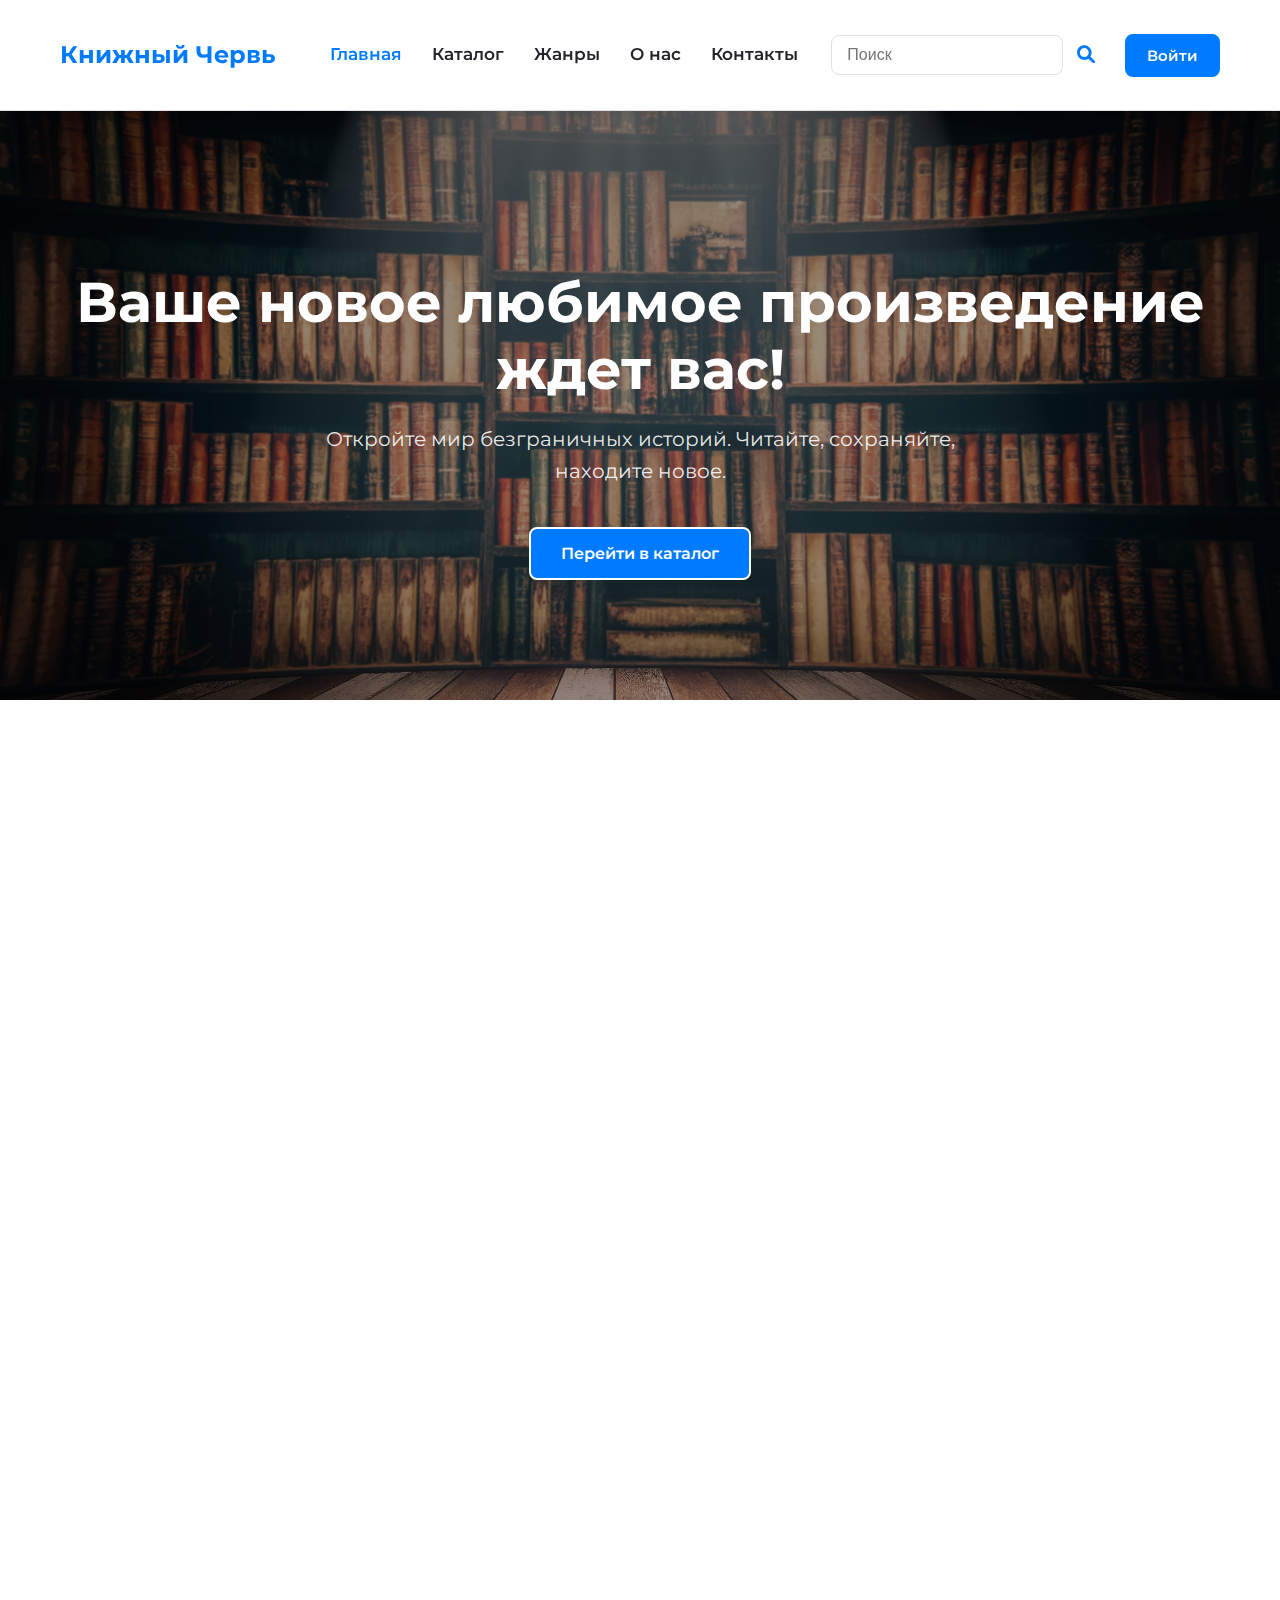
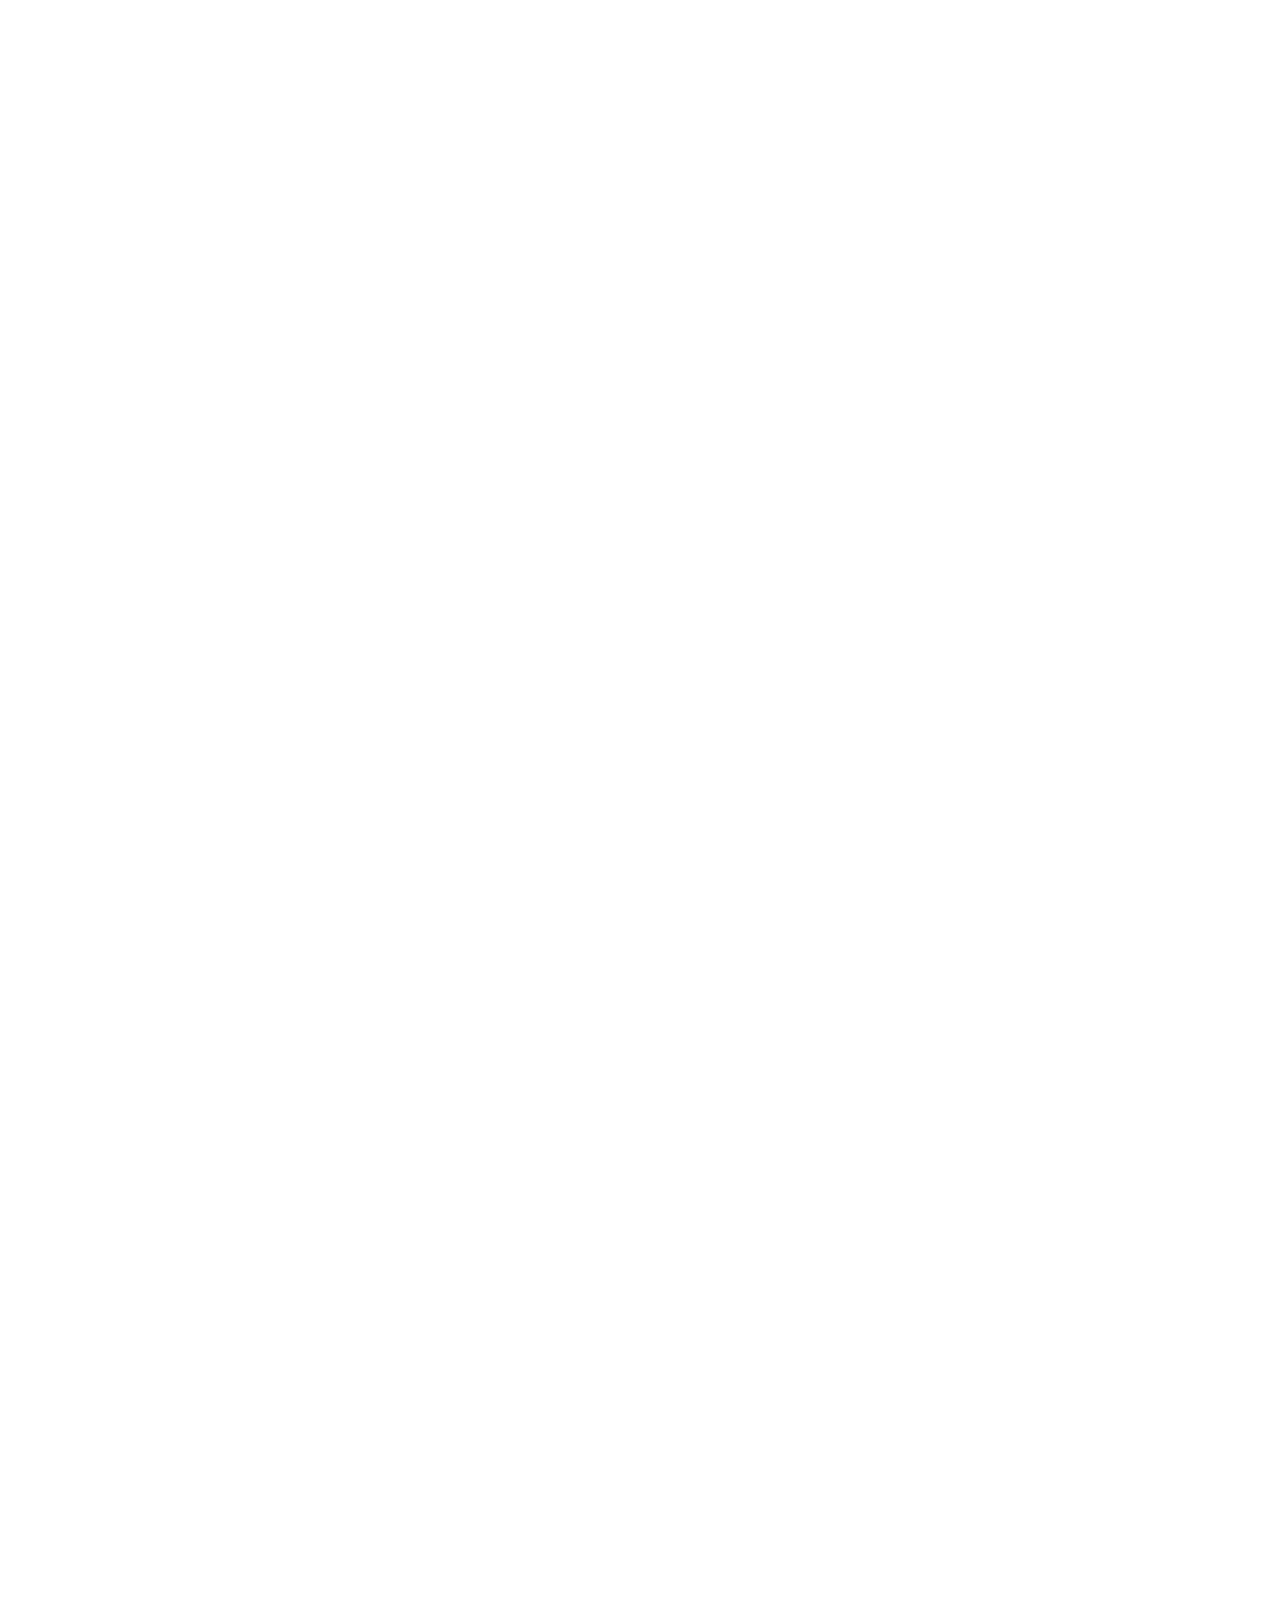
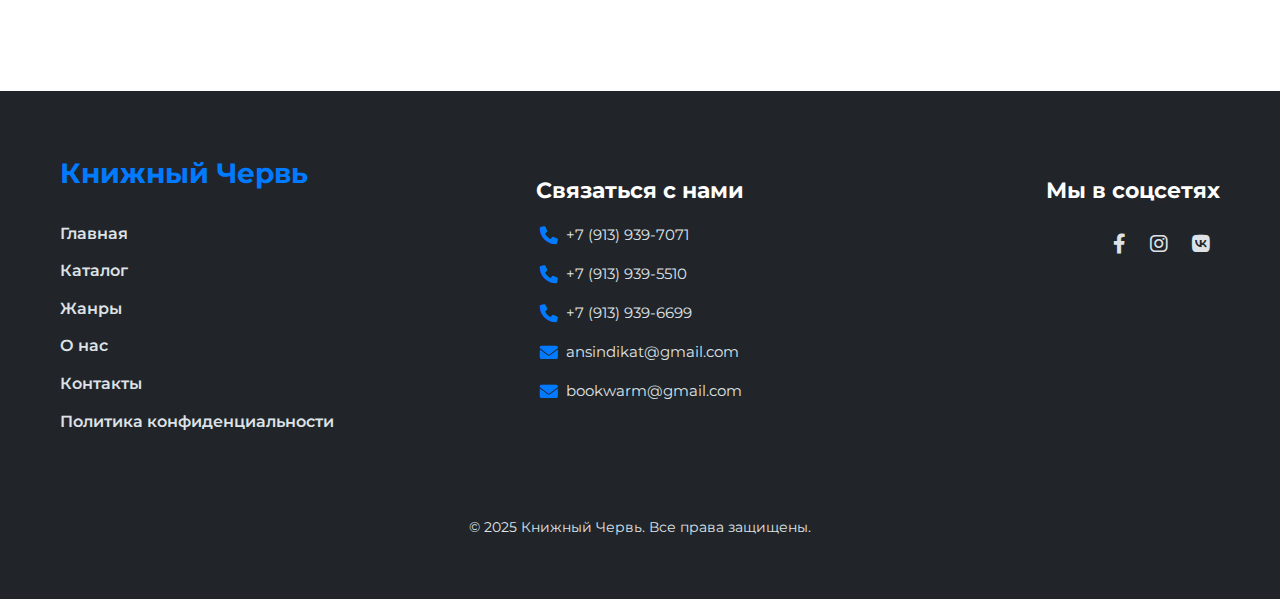
<file: index.html>
<!DOCTYPE html>
<html lang="ru">
<head>
    <meta charset="UTF-8">
    <meta name="viewport" content="width=device-width, initial-scale=1.0">
    <title>Книжный Червь - Ваша Онлайн Библиотека</title>
    <!-- Подключение шрифтов -->
    <link rel="preconnect" href="https://fonts.googleapis.com">
    <link rel="preconnect" href="https://fonts.gstatic.com" crossorigin>
    <link href="https://fonts.googleapis.com/css2?family=Montserrat:wght@400;600;700&display=swap" rel="stylesheet">
    <link rel="stylesheet" href="style.css">
    <!-- Подключение иконок (Font Awesome) -->
    <link rel="stylesheet" href="https://cdnjs.cloudflare.com/ajax/libs/font-awesome/6.0.0/css/all.min.css">
</head>
<body>

    <header class="site-header">
        <div class="container header-content">
            <div class="logo">Книжный Червь</div>
            <nav class="main-nav">
                <ul>
                    <li><a href="#home" class="nav-link active">Главная</a></li>
                    <li><a href="catalog.html" class="nav-link">Каталог</a></li>
                    <li><a href="#genres" class="nav-link">Жанры</a></li>
                    <li><a href="about.html" class="nav-link">О нас</a></li>
                    <li><a href="contacts.html" class="nav-link">Контакты</a></li>
                </ul>
            </nav>
            <div class="search-container">
                <input type="text" id="site-search" placeholder="Поиск">
                <button id="search-button"><i class="fas fa-search"></i></button>
            </div>
            <!-- Кнопка "Войти" -->
            <div class="auth-button-container">
                <button id="login-button" class="btn btn-primary">Войти</button>
            </div>
            <button id="mobile-menu-toggle" class="mobile-menu-button"><i class="fas fa-bars"></i></button>
        </div>
    </header>

    <main>
        <section id="home" class="hero-section">
            <div class="hero-overlay"></div>
            <div class="container hero-content">
                <h1>Ваше новое любимое произведение ждет вас!</h1>
                <p>Откройте мир безграничных историй. Читайте, сохраняйте, находите новое.</p>
                <a href="catalog.html" class="btn btn-primary">Перейти в каталог</a>
            </div>
        </section>

        <section id="popular" class="popular-books animated-section">
            <div class="container">
                <h2>Популярные книги</h2>
                <div class="book-carousel-wrapper">
                    <div class="book-carousel-inner">
                        <!-- Карточки с одинаковой структурой и размерами -->
                        <div class="book-card">
                            <img src="photo/мертвые_души.jpg" alt="Обложка книги">
                            <div class="book-info">
                                <h3>Мертвые души</h3>
                                <p>Николай Гоголь</p>
                                <div class="rating">★★★★☆</div>
                                <a href="book-detail.html" class="btn btn-secondary">Подробнее</a>
                            </div>
                        </div>
                        <div class="book-card">
                            <img src="photo/Идиот.jpg" alt="Обложка книги">
                            <div class="book-info">
                                <h3>Идиот</h3>
                                <p>Федор достоевский</p>
                                <div class="rating">★★★★☆</div>
                                <a href="#book-details" class="btn btn-secondary">Подробнее</a>
                            </div>
                        </div>
                        <div class="book-card">
                            <img src="photo/Война и мир.jpg" alt="Обложка книги">
                            <div class="book-info">
                                <h3>Война и мир</h3>
                                <p>Лев Толстой</p>
                                <div class="rating">★★★★☆</div>
                                <a href="#book-details" class="btn btn-secondary">Подробнее</a>
                            </div>
                        </div>
                        <div class="book-card">
                            <img src="photo/Отцы и дети.jpg" alt="Обложка книги">
                            <div class="book-info">
                                <h3>Отцы и дети</h3>
                                <p>Иван Тургенев</p>
                                <div class="rating">★★★★☆</div>
                                <a href="#book-details" class="btn btn-secondary">Подробнее</a>
                            </div>
                        </div>
                        <!-- Вторая группа карточек -->
                        <div class="book-card">
                            <img src="photo/Мастер и маргарита.jpg" alt="Обложка книги">
                            <div class="book-info">
                                <h3>Мастер и Маргарита</h3>
                                <p>Михаил Булгаков</p>
                                <div class="rating">★★★★★</div>
                                <a href="#book-details" class="btn btn-secondary">Подробнее</a>
                            </div>
                        </div>
                        <div class="book-card">
                            <img src="photo/Евгений Онегин.jpg" alt="Обложка книги">
                            <div class="book-info">
                                <h3>Евгений Онегин</h3>
                                <p>Александр Пушкин</p>
                                <div class="rating">★★★★☆</div>
                                <a href="#book-details" class="btn btn-secondary">Подробнее</a>
                            </div>
                        </div>
                        <div class="book-card">
                            <img src="photo/Судьба человека.jpg" alt="Обложка книги">
                            <div class="book-info">
                                <h3>Судьба человека</h3>
                                <p>Михаил Лермонтов</p>
                                <div class="rating">★★★★☆</div>
                                <a href="#book-details" class="btn btn-secondary">Подробнее</a>
                            </div>
                        </div>
                        <div class="book-card">
                            <img src="photo/Вишневый сад.jpg" alt="Обложка книги">
                            <div class="book-info">
                                <h3>Вишневый сад</h3>
                                <p>Антон Чехов</p>
                                <div class="rating">★★★★☆</div>
                                <a href="#book-details" class="btn btn-secondary">Подробнее</a>
                            </div>
                        </div>
                        <div class="book-card">
                            <img src="photo/Гарри поттер.jpg" alt="Обложка книги">
                            <div class="book-info">
                                <h3>Гарри Поттер</h3>
                                <p>Джуан Роулинг</p>
                                <div class="rating">★★★★★</div>
                                <a href="#book-details" class="btn btn-secondary">Подробнее</a>
                            </div>
                        </div>
                    </div>
                </div>
                <div class="carousel-controls-wrapper">
                    <button class="carousel-control prev"><i class="fas fa-chevron-left"></i></button>
                    <button class="carousel-control next"><i class="fas fa-chevron-right"></i></button>
                </div>
            </div>
        </section>

        <section id="about" class="about-section animated-section">
            <div class="container">
                <h2>О нас</h2>
                <div class="about-content">
                    <div class="about-text">
                        <p>«Книжный Червь» — это не просто онлайн-библиотека, это портал в мир безграничных знаний и захватывающих историй. Мы — команда увлеченных библиофилов, стремящихся сделать чтение доступным, удобным и приятным для каждого.</p>
                        <p>Наша миссия — помочь вам открыть новые горизонты, познакомиться с классическими шедеврами и современными бестселлерами, найти вдохновение и расширить свой кругозор. Мы верим, что каждая книга — это возможность стать лучше, узнать что-то новое и почувствовать мир по-иному.</p>
                        <p>Мы постоянно работаем над улучшением нашего сервиса, добавляем новые книги и функции, чтобы ваше путешествие в мир литературы было максимально комфортным и увлекательным. Присоединяйтесь к нашему сообществу читателей!</p>
                    </div>
                    <div class="about-icons">
                        <div class="about-icon-item">
                            <i class="fas fa-book-open about-icon"></i>
                            <h3>Обширная библиотека</h3>
                            <p>Тысячи книг разных жанров и эпох.</p>
                        </div>
                        <div class="about-icon-item">
                            <i class="fas fa-users about-icon"></i>
                            <h3>Сообщество читателей</h3>
                            <p>Делитесь впечатлениями и находите единомышленников.</p>
                        </div>
                        <div class="about-icon-item">
                            <i class="fas fa-chart-line about-icon"></i>
                            <h3>Удобное чтение</h3>
                            <p>Адаптивный дизайн для всех устройств.</p>
                        </div>
                    </div>
                </div>
            </div>
        </section>
        
        <section id="how-it-works" class="how-it-works animated-section">
            <div class="container">
                <h2>Просто и удобно</h2>
                <div class="steps">
                    <div class="step">
                        <div class="icon"><i class="fas fa-search"></i></div>
                        <h3>Найдите книгу</h3>
                        <p>Используйте поиск или каталог.</p>
                    </div>
                    <div class="step">
                        <div class="icon"><i class="fas fa-book-open"></i></div>
                        <h3>Выберите произведение</h3>
                        <p>Ознакомьтесь с описанием и рейтингом.</p>
                    </div>
                    <div class="step">
                        <div class="icon"><i class="fas fa-play-circle"></i></div>
                        <h3>Начните читать</h3>
                        <p>Наслаждайтесь комфортным чтением.</p>
                    </div>
                </div>
            </div>
        </section>
        
        <section id="genres" class="genres-section animated-section">
            <div class="container">
                <h2>Выберите свою историю</h2>
                <div class="genre-list">
                    <div class="genre-item" data-genre="фантастика">Фантастика</div>
                    <div class="genre-item" data-genre="детектив">Детектив</div>
                    <div class="genre-item" data-genre="классика">Классика</div>
                    <div class="genre-item" data-genre="роман">Роман</div>
                    <div class="genre-item" data-genre="научпоп">Научпоп</div>
                    <div class="genre-item" data-genre="триллер">Триллер</div>
                    <div class="genre-item" data-genre="история">История</div>
                    <div class="genre-item" data-genre="психология">Психология</div>
                </div>
            </div>
        </section>
        
    </main>

    <footer class="site-footer">
        <div class="container footer-content">
            <div class="footer-column">
                <div class="footer-logo">Книжный Червь</div>
                <ul class="footer-links-list">
                    <li><a href="#home">Главная</a></li>
                    <li><a href="catalog.html">Каталог</a></li>
                    <li><a href="#genres">Жанры</a></li>
                    <li><a href="about.html">О нас</a></li>
                    <li><a href="contacts.html">Контакты</a></li>
                    <li><a href="#">Политика конфиденциальности</a></li>
                </ul>
            </div>
            <div class="footer-column">
                <h3>Связаться с нами</h3>
                <div class="footer-contact-info">
                    <p><i class="fas fa-phone"></i> <a href="tel:+79139397071">+7 (913) 939-7071</a></p>
                    <p><i class="fas fa-phone"></i> <a href="tel:+79139395510">+7 (913) 939-5510</a></p>
                    <p><i class="fas fa-phone"></i> <a href="tel:+79139396699">+7 (913) 939-6699</a></p>
                    <p><i class="fas fa-envelope"></i> <a href="mailto:ansindikat@gmail.com">ansindikat@gmail.com</a></p>
                    <p><i class="fas fa-envelope"></i> <a href="mailto:bookwarm@gmail.com">bookwarm@gmail.com</a></p>
                </div>
            </div>
            <div class="footer-column">
                <h3>Мы в соцсетях</h3>
                <div class="social-icons">
                    <a href="#" aria-label="Facebook"><i class="fab fa-facebook-f"></i></a>
                    <a href="#" aria-label="Instagram"><i class="fab fa-instagram"></i></a>
                    <a href="#" aria-label="VK"><i class="fab fa-vk"></i></a>
                </div>
            </div>
            <div class="copyright">&copy; 2025 Книжный Червь. Все права защищены.</div>
        </div>
    </footer>

    <script src="script.js"></script>
</body>
</html>
</file>
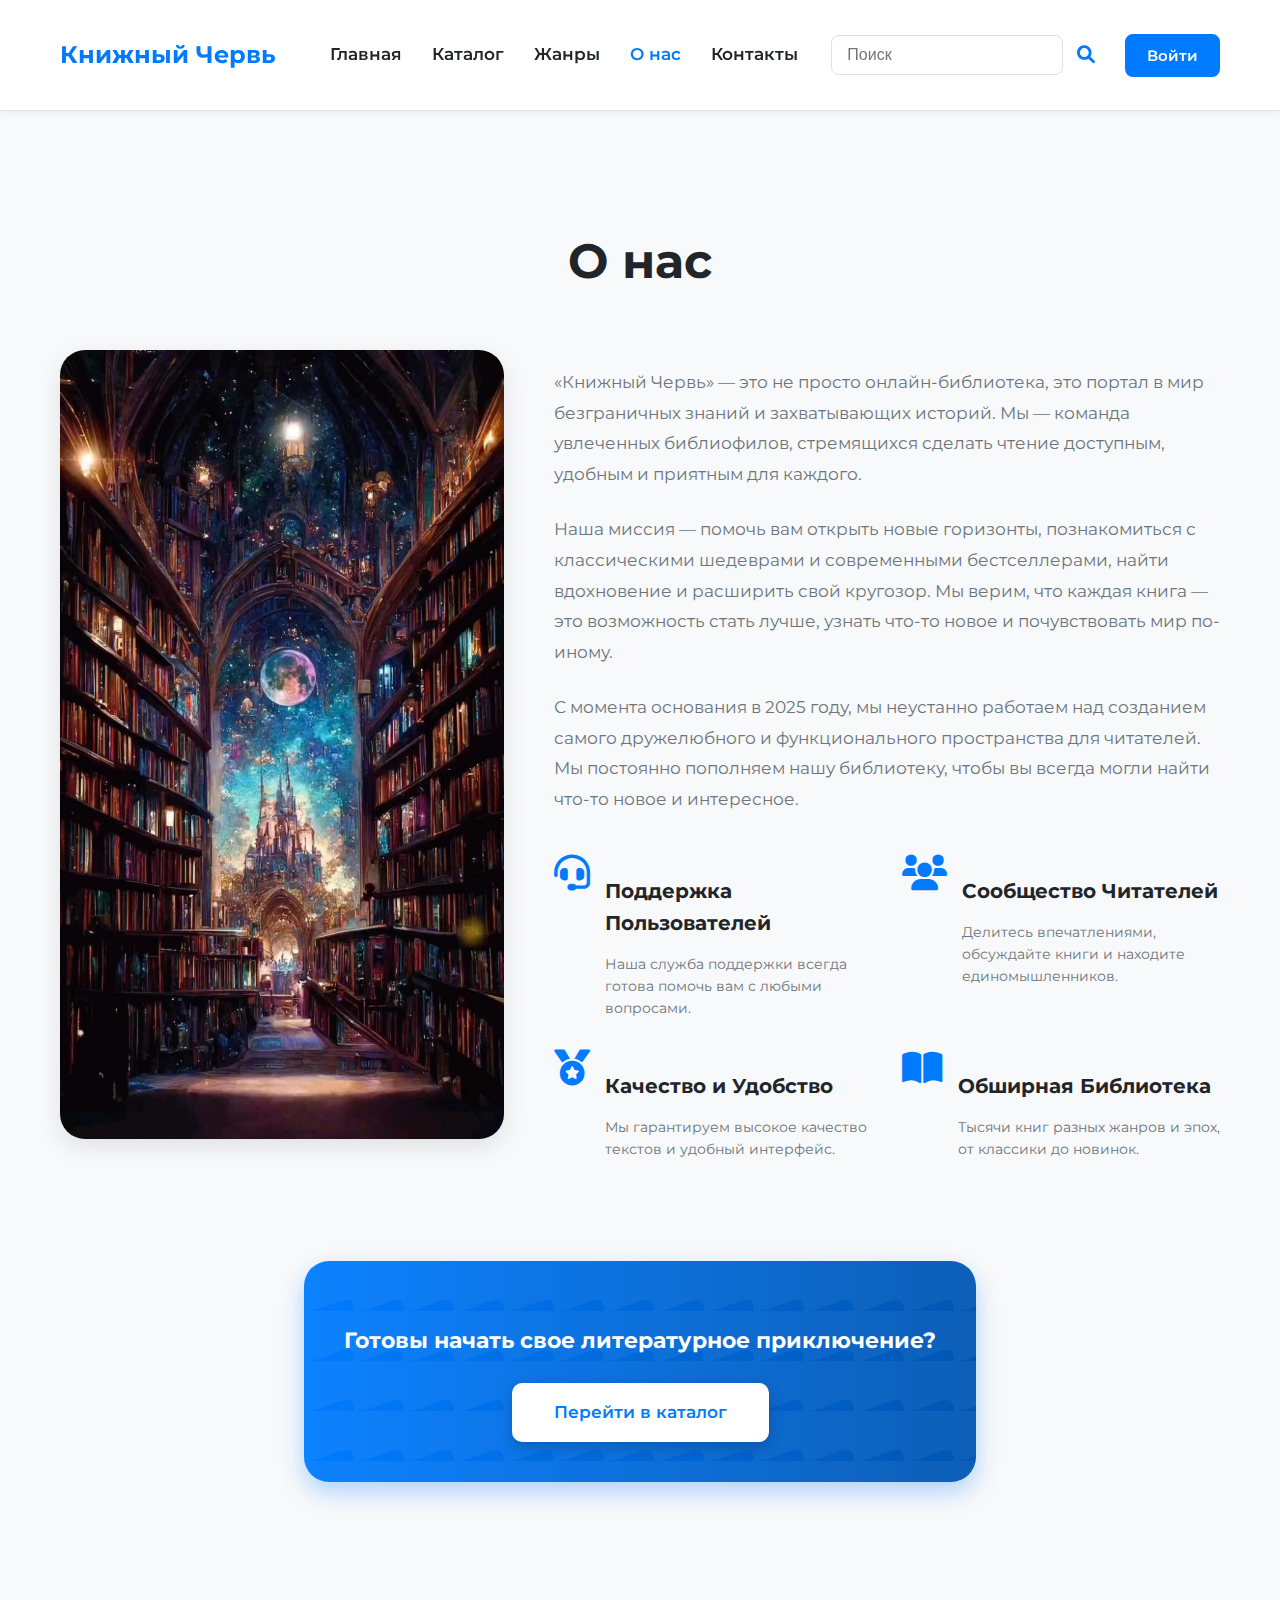
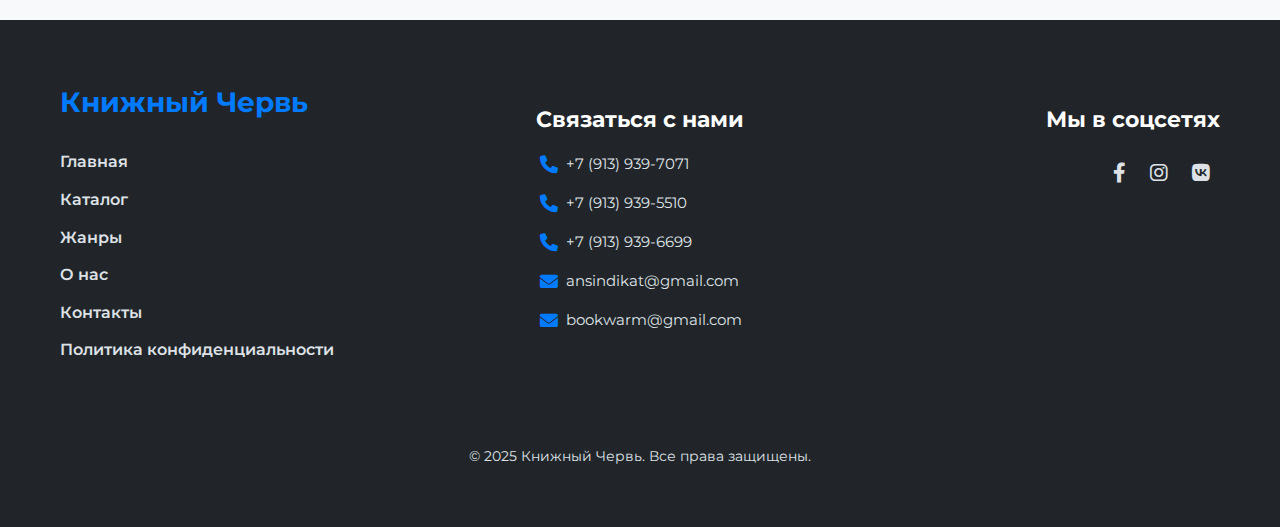
<file: about.html>
<!DOCTYPE html>
<html lang="ru">
<head>
    <meta charset="UTF-8">
    <meta name="viewport" content="width=device-width, initial-scale=1.0">
    <title>О нас - Книжный Червь</title>
    <link rel="preconnect" href="https://fonts.googleapis.com">
    <link rel="preconnect" href="https://fonts.gstatic.com" crossorigin>
    <link href="https://fonts.googleapis.com/css2?family=Montserrat:wght@400;600;700&display=swap" rel="stylesheet">
    <link rel="stylesheet" href="style.css">
    <link rel="stylesheet" href="about.css">
    <link rel="stylesheet" href="https://cdnjs.cloudflare.com/ajax/libs/font-awesome/6.0.0/css/all.min.css">
</head>
<body>

    <header class="site-header">
        <div class="container header-content">
            <div class="logo">Книжный Червь</div>
            <nav class="main-nav">
                <ul>
                    <li><a href="index.html" class="nav-link">Главная</a></li>
                    <li><a href="catalog.html" class="nav-link">Каталог</a></li>
                    <li><a href="index.html#genres" class="nav-link">Жанры</a></li>
                    <li><a href="about.html#about" class="nav-link active">О нас</a></li>
                    <li><a href="contacts.html" class="nav-link">Контакты</a></li>
                </ul>
            </nav>
            <div class="search-container">
                <input type="text" id="site-search" placeholder="Поиск">
                <button id="search-button"><i class="fas fa-search"></i></button>
            </div>
            <div class="auth-button-container">
                <button id="login-button" class="btn btn-primary">Войти</button>
            </div>
            <button id="mobile-menu-toggle" class="mobile-menu-button"><i class="fas fa-bars"></i></button>
        </div>
    </header>

    <main>
        <section id="about" class="about-page-section animated-section">
            <div class="container">
                <h1 class="page-title">О нас</h1>
                <div class="about-page-content">
                    <div class="about-page-image">
                        <img src="photo/книжный мир.jpg" alt="Наша команда читает">
                    </div>
                    <div class="about-page-text">
                        <p>«Книжный Червь» — это не просто онлайн-библиотека, это портал в мир безграничных знаний и захватывающих историй. Мы — команда увлеченных библиофилов, стремящихся сделать чтение доступным, удобным и приятным для каждого.</p>
                        <p>Наша миссия — помочь вам открыть новые горизонты, познакомиться с классическими шедеврами и современными бестселлерами, найти вдохновение и расширить свой кругозор. Мы верим, что каждая книга — это возможность стать лучше, узнать что-то новое и почувствовать мир по-иному.</p>
                        <p>С момента основания в 2025 году, мы неустанно работаем над созданием самого дружелюбного и функционального пространства для читателей. Мы постоянно пополняем нашу библиотеку, чтобы вы всегда могли найти что-то новое и интересное.</p>
                        
                        <div class="about-page-features">
                            <div class="feature-item">
                                <i class="fas fa-headset feature-icon"></i>
                                <div>
                                    <h3>Поддержка Пользователей</h3>
                                    <p>Наша служба поддержки всегда готова помочь вам с любыми вопросами.</p>
                                </div>
                            </div>

                            <div class="feature-item">
                                <i class="fas fa-users feature-icon"></i>
                                <div>
                                    <h3>Сообщество Читателей</h3>
                                    <p>Делитесь впечатлениями, обсуждайте книги и находите единомышленников.</p>
                                </div>
                            </div>
                            <div class="feature-item">
                                <i class="fas fa-medal feature-icon"></i>
                                <div>
                                    <h3>Качество и Удобство</h3>
                                    <p>Мы гарантируем высокое качество текстов и удобный интерфейс.</p>
                                </div>
                            </div>
                            <div class="feature-item">
                                <i class="fas fa-book-open feature-icon"></i>
                                <div>
                                    <h3>Обширная Библиотека</h3>
                                    <p>Тысячи книг разных жанров и эпох, от классики до новинок.</p>
                                </div>
                            </div>
                        </div>
                    </div>
                </div>
                
                <!-- === Новый блок Call to Action, вынесенный и центрированный === -->
                <div class="centered-call-to-action-container">
                    <div class="centered-call-to-action">
                        <p>Готовы начать свое литературное приключение?</p>
                        <a href="index.html#catalog" class="btn btn-primary">Перейти в каталог</a>
                    </div>
                </div>
                <!-- === Конец блока Call to Action === -->

            </div>
        </section>
    </main>

    <footer class="site-footer">
        <div class="container footer-content">
            <div class="footer-column">
                <div class="footer-logo">Книжный Червь</div>
                <ul class="footer-links-list">
                    <li><a href="index.html#home">Главная</a></li>
                    <li><a href="index.html#catalog">Каталог</a></li>
                    <li><a href="index.html#genres">Жанры</a></li>
                    <li><a href="about.html">О нас</a></li>
                    <li><a href="index.html#contact">Контакты</a></li>
                    <li><a href="#">Политика конфиденциальности</a></li>
                </ul>
            </div>
            <div class="footer-column">
                <h3>Связаться с нами</h3>
                <div class="footer-contact-info">
                    <p><i class="fas fa-phone"></i> <a href="tel:+79139397071">+7 (913) 939-7071</a></p>
                    <p><i class="fas fa-phone"></i> <a href="tel:+79139395510">+7 (913) 939-5510</a></p>
                    <p><i class="fas fa-phone"></i> <a href="tel:+79139396699">+7 (913) 939-6699</a></p>
                    <p><i class="fas fa-envelope"></i> <a href="mailto:ansindikat@gmail.com">ansindikat@gmail.com</a></p>
                    <p><i class="fas fa-envelope"></i> <a href="mailto:bookwarm@gmail.com">bookwarm@gmail.com</a></p>
                </div>
            </div>
            <div class="footer-column">
                <h3>Мы в соцсетях</h3>
                <div class="social-icons">
                    <a href="#" aria-label="Facebook"><i class="fab fa-facebook-f"></i></a>
                    <a href="#" aria-label="Instagram"><i class="fab fa-instagram"></i></a>
                    <a href="#" aria-label="VK"><i class="fab fa-vk"></i></a>
                </div>
            </div>
            <div class="copyright">&copy; 2025 Книжный Червь. Все права защищены.</div>
        </div>
    </footer>

    <script src="script.js"></script>
</body>
</html>
</file>
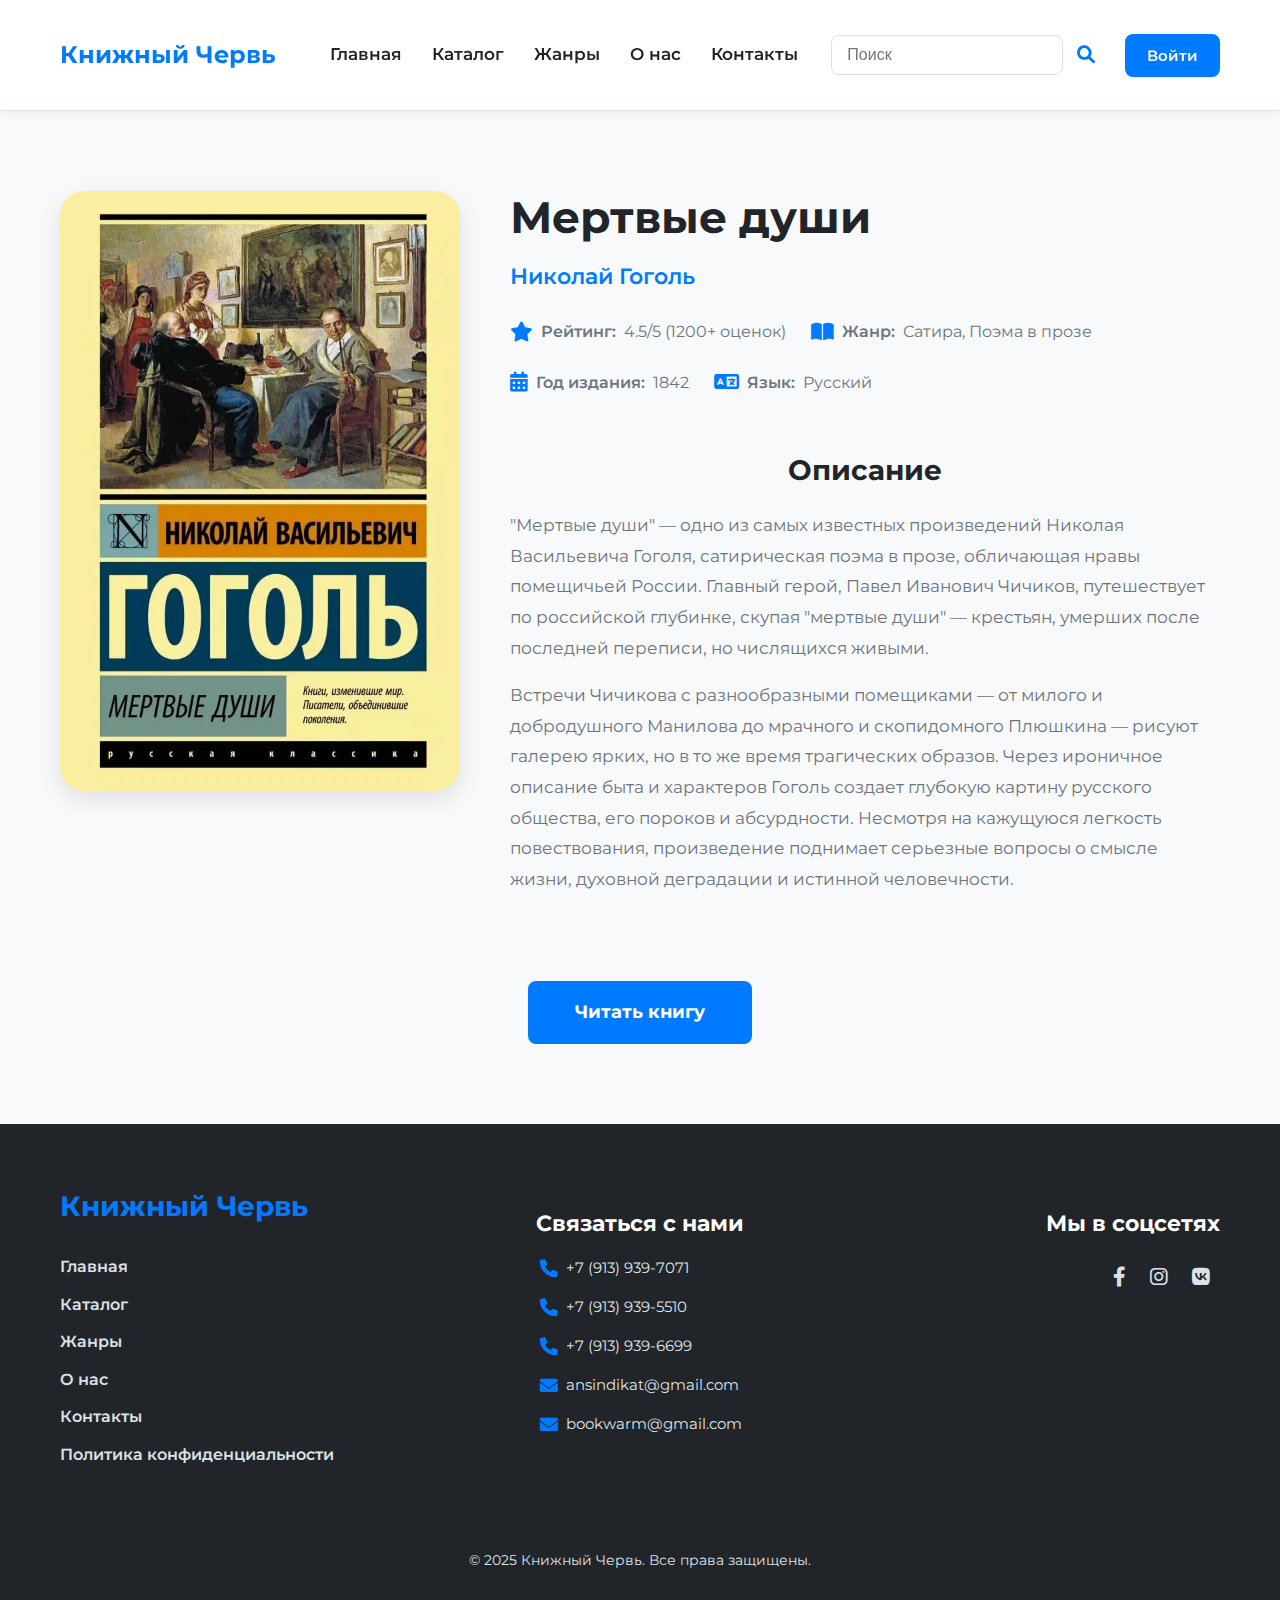
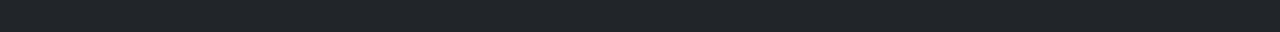
<file: book-detail.html>
<!DOCTYPE html>
<html lang="ru">
<head>
    <meta charset="UTF-8">
    <meta name="viewport" content="width=device-width, initial-scale=1.0">
    <title>Мертвые души - Подробнее</title>
    <link rel="preconnect" href="https://fonts.googleapis.com">
    <link rel="preconnect" href="https://fonts.gstatic.com" crossorigin>
    <link href="https://fonts.googleapis.com/css2?family=Montserrat:wght@400;600;700&display=swap" rel="stylesheet">
    <link rel="stylesheet" href="style.css">
    <link rel="stylesheet" href="book-detail.css"> <!-- Подключаем новый CSS -->
    <link rel="stylesheet" href="https://cdnjs.cloudflare.com/ajax/libs/font-awesome/6.0.0/css/all.min.css">
</head>
<body>

    <header class="site-header">
        <div class="container header-content">
            <div class="logo">Книжный Червь</div>
            <nav class="main-nav">
                <ul>
                    <li><a href="index.html" class="nav-link">Главная</a></li>
                    <li><a href="catalog.html" class="nav-link">Каталог</a></li>
                    <li><a href="index.html#genres" class="nav-link">Жанры</a></li>
                    <li><a href="about.html" class="nav-link">О нас</a></li>
                    <li><a href="contacts.html" class="nav-link">Контакты</a></li>
                </ul>
            </nav>
            <div class="search-container">
                <input type="text" id="site-search" placeholder="Поиск">
                <button id="search-button"><i class="fas fa-search"></i></button>
            </div>
            <div class="auth-button-container">
                <button id="login-button" class="btn btn-primary">Войти</button>
            </div>
            <button id="mobile-menu-toggle" class="mobile-menu-button"><i class="fas fa-bars"></i></button>
        </div>
    </header>

    <main>
        <section class="book-detail-section animated-section">
            <div class="container book-detail-content">
                <div class="book-image-container">
                    <!-- Замените 'photo/dead-souls-cover.jpg' на реальный путь к изображению -->
                    <img src="photo/мертвые_души.jpg" alt="Обложка книги Мертвые души">
                </div>
                <div class="book-info-details">
                    <h1>Мертвые души</h1>
                    <div class="book-author">Николай Гоголь</div>
                    <div class="book-meta">
                        <div class="book-meta-item">
                            <i class="fas fa-star"></i>
                            <span class="meta-label">Рейтинг:</span> 4.5/5 (1200+ оценок)
                        </div>
                        <div class="book-meta-item">
                            <i class="fas fa-book-open"></i>
                            <span class="meta-label">Жанр:</span> Сатира, Поэма в прозе
                        </div>
                        <div class="book-meta-item">
                            <i class="fas fa-calendar-alt"></i>
                            <span class="meta-label">Год издания:</span> 1842
                        </div>
                        <div class="book-meta-item">
                            <i class="fas fa-language"></i>
                            <span class="meta-label">Язык:</span> Русский
                        </div>
                    </div>
                    <div class="book-description">
                        <h2>Описание</h2>
                        <p>
                            "Мертвые души" — одно из самых известных произведений Николая Васильевича Гоголя, сатирическая поэма в прозе, обличающая нравы помещичьей России. Главный герой, Павел Иванович Чичиков, путешествует по российской глубинке, скупая "мертвые души" — крестьян, умерших после последней переписи, но числящихся живыми.
                        </p>
                        <p>
                            Встречи Чичикова с разнообразными помещиками — от милого и добродушного Манилова до мрачного и скопидомного Плюшкина — рисуют галерею ярких, но в то же время трагических образов. Через ироничное описание быта и характеров Гоголь создает глубокую картину русского общества, его пороков и абсурдности. Несмотря на кажущуюся легкость повествования, произведение поднимает серьезные вопросы о смысле жизни, духовной деградации и истинной человечности.
                        </p>
                    </div>
                </div>
            </div>
            <!-- Кнопка "Читать" вынесена за пределы book-info-details -->
            <div class="book-action-container">
                <a href="reading-page.html" class="btn btn-primary btn-read">Читать книгу</a>
            </div>
        </section>
    </main>

    <footer class="site-footer">
        <div class="container footer-content">
            <div class="footer-column">
                <div class="footer-logo">Книжный Червь</div>
                <ul class="footer-links-list">
                    <li><a href="index.html#home">Главная</a></li>
                    <li><a href="catalog.html">Каталог</a></li>
                    <li><a href="index.html#genres">Жанры</a></li>
                    <li><a href="about.html">О нас</a></li>
                    <li><a href="contacts.html">Контакты</a></li>
                    <li><a href="#">Политика конфиденциальности</a></li>
                </ul>
            </div>
            <div class="footer-column">
                <h3>Связаться с нами</h3>
                <div class="footer-contact-info">
                    <p><i class="fas fa-phone"></i> <a href="tel:+79139397071">+7 (913) 939-7071</a></p>
                    <p><i class="fas fa-phone"></i> <a href="tel:+79139395510">+7 (913) 939-5510</a></p>
                    <p><i class="fas fa-phone"></i> <a href="tel:+79139396699">+7 (913) 939-6699</a></p>
                    <p><i class="fas fa-envelope"></i> <a href="mailto:ansindikat@gmail.com">ansindikat@gmail.com</a></p>
                    <p><i class="fas fa-envelope"></i> <a href="mailto:bookwarm@gmail.com">bookwarm@gmail.com</a></p>
                </div>
            </div>
            <div class="footer-column">
                <h3>Мы в соцсетях</h3>
                <div class="social-icons">
                    <a href="#" aria-label="Facebook"><i class="fab fa-facebook-f"></i></a>
                    <a href="#" aria-label="Instagram"><i class="fab fa-instagram"></i></a>
                    <a href="#" aria-label="VK"><i class="fab fa-vk"></i></a>
                </div>
            </div>
            <div class="copyright">&copy; 2025 Книжный Червь. Все права защищены.</div>
        </div>
    </footer>

    <script src="script.js"></script>
</body>
</html>
</file>
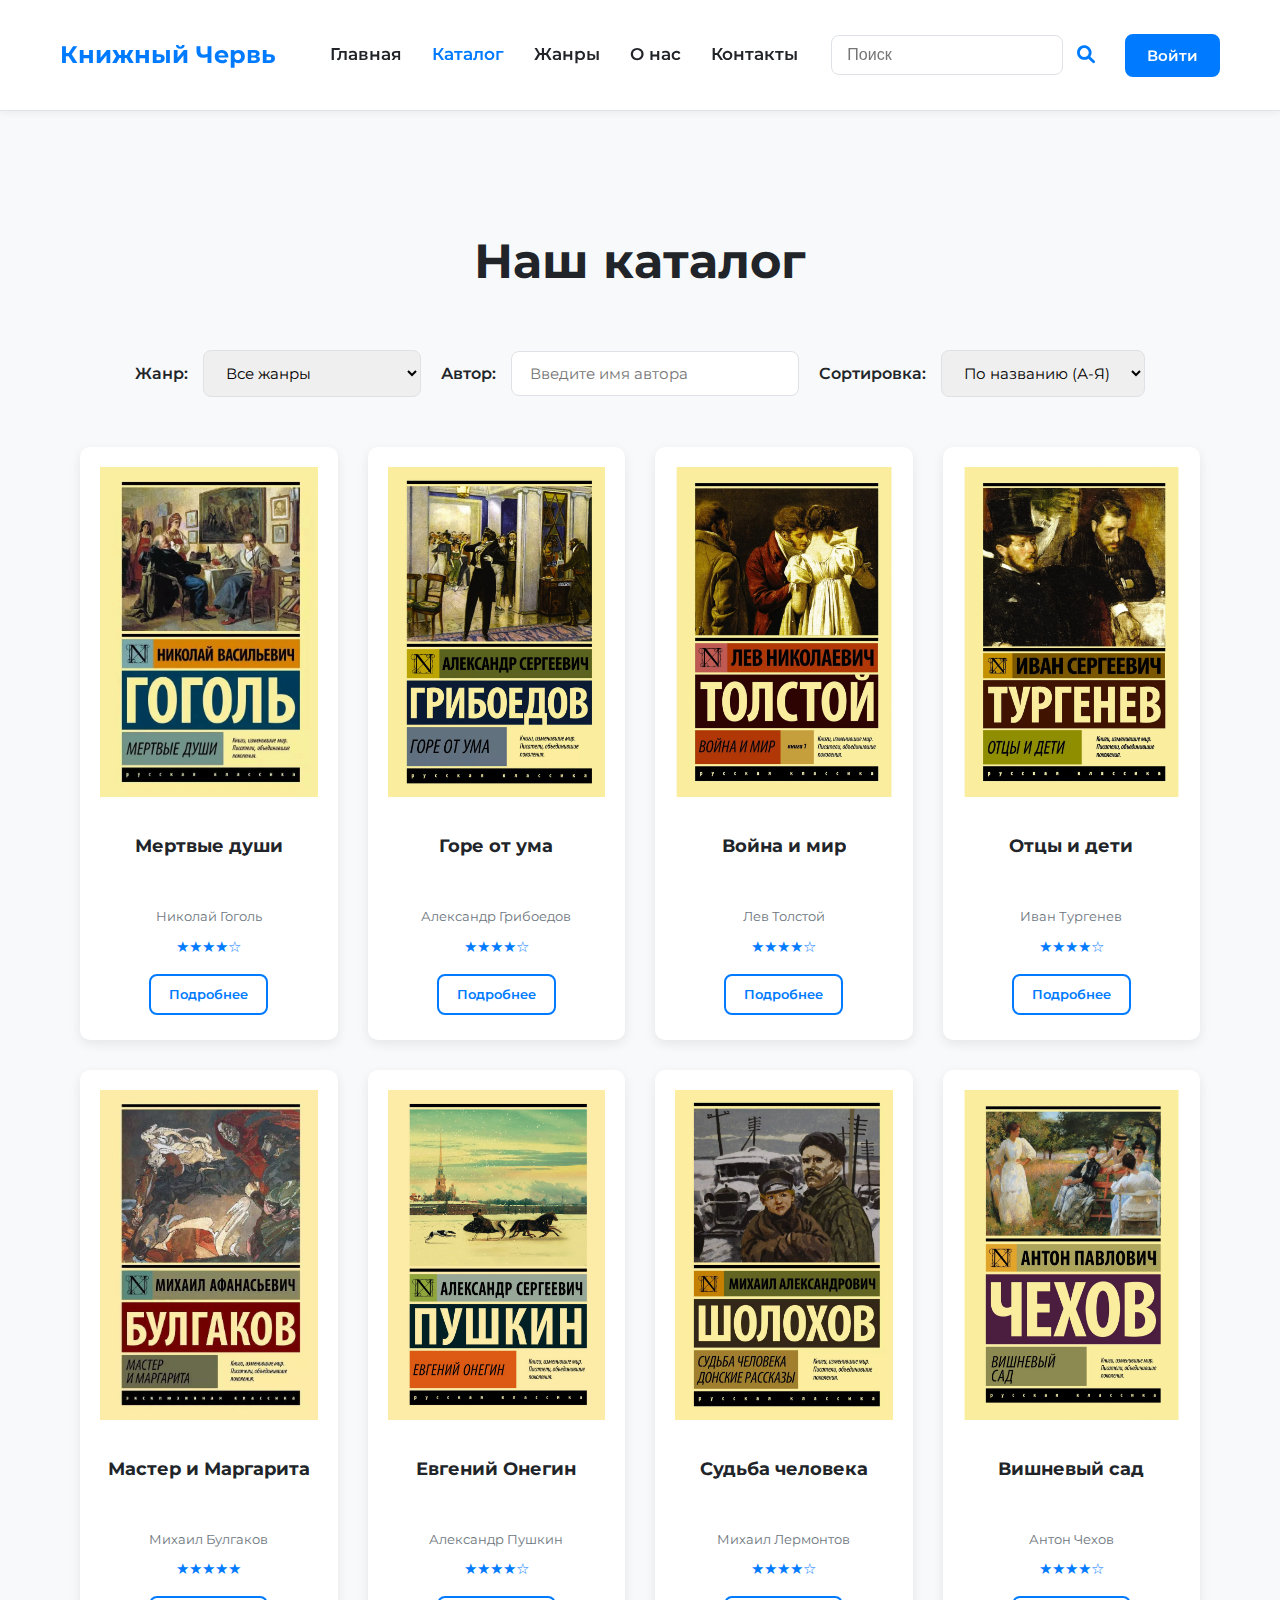
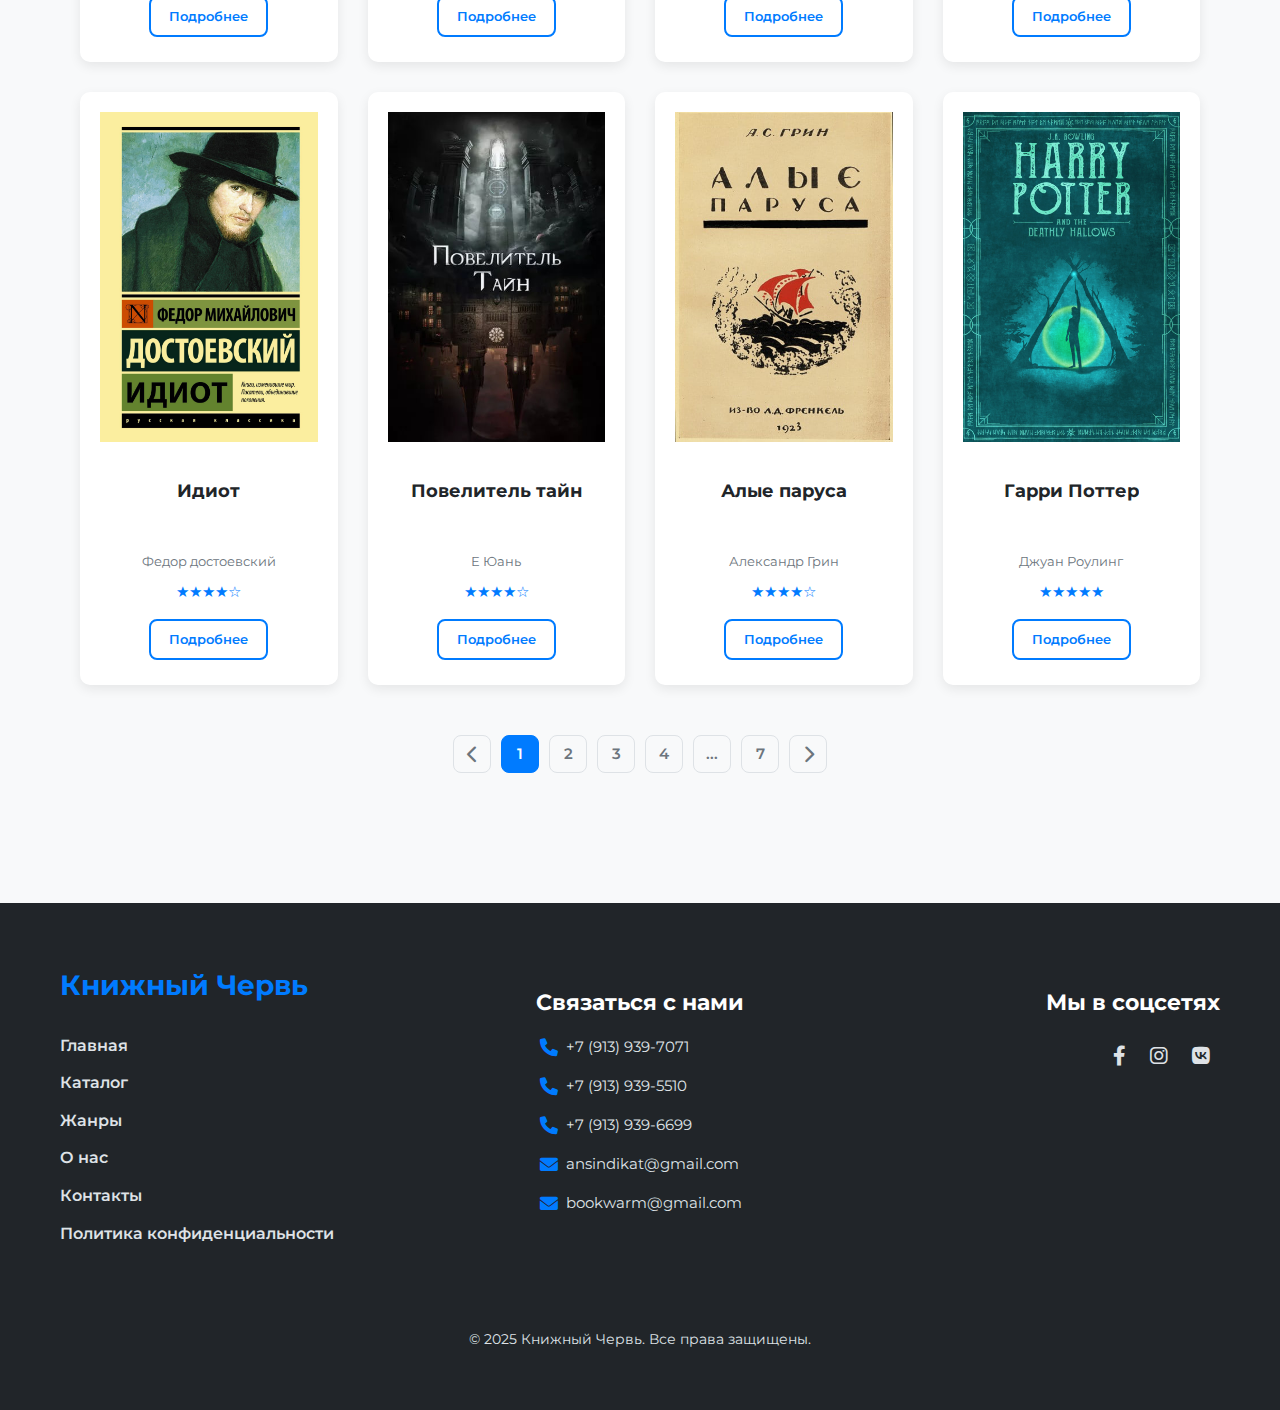
<file: catalog.html>
<!DOCTYPE html>
<html lang="ru">
<head>
    <meta charset="UTF-8">
    <meta name="viewport" content="width=device-width, initial-scale=1.0">
    <title>Каталог - Книжный Червь</title>
    <link rel="preconnect" href="https://fonts.googleapis.com">
    <link rel="preconnect" href="https://fonts.gstatic.com" crossorigin>
    <link href="https://fonts.googleapis.com/css2?family=Montserrat:wght@400;600;700&display=swap" rel="stylesheet">
    <link rel="stylesheet" href="style.css">
    <link rel="stylesheet" href="catalog.css">
    <link rel="stylesheet" href="https://cdnjs.cloudflare.com/ajax/libs/font-awesome/6.0.0/css/all.min.css">
</head>
<body>

    <header class="site-header">
        <div class="container header-content">
            <div class="logo">Книжный Червь</div>
            <nav class="main-nav">
                <ul>
                    <li><a href="index.html" class="nav-link">Главная</a></li>
                    <li><a href="catalog.html" class="nav-link active">Каталог</a></li> <!-- Активный пункт для каталога -->
                    <li><a href="index.html#genres" class="nav-link">Жанры</a></li>
                    <li><a href="about.html" class="nav-link">О нас</a></li>
                    <li><a href="contacts.html" class="nav-link">Контакты</a></li>
                </ul>
            </nav>
            <div class="search-container">
                <input type="text" id="site-search" placeholder="Поиск">
                <button id="search-button"><i class="fas fa-search"></i></button>
            </div>
            <div class="auth-button-container">
                <button id="login-button" class="btn btn-primary">Войти</button>
            </div>
            <button id="mobile-menu-toggle" class="mobile-menu-button"><i class="fas fa-bars"></i></button>
        </div>
    </header>

    <main>
        <section class="catalog-page-section animated-section">
            <div class="container">
                <h1 class="page-title">Наш каталог</h1>

                <div class="catalog-filters">
                    <div class="filter-group">
                        <label for="genre-select">Жанр:</label>
                        <select id="genre-select" name="genre">
                            <option value="all">Все жанры</option>
                            <option value="fantasy">Фэнтези</option>
                            <option value="detective">Детектив</option>
                            <option value="science-fiction">Научная фантастика</option>
                            <option value="novel">Роман</option>
                            <option value="thriller">Триллер</option>
                            <option value="historical">Исторический</option>
                            <option value="biography">Биография</option>
                            <option value="adventure">Приключения</option>
                            <option value="poetry">Поэзия</option>
                            <option value="drama">Драма</option>
                        </select>
                    </div>
                    <div class="filter-group">
                        <label for="author-input">Автор:</label>
                        <input type="text" id="author-input" placeholder="Введите имя автора">
                    </div>
                    <div class="filter-group">
                        <label for="sort-select">Сортировка:</label>
                        <select id="sort-select" name="sort">
                            <option value="title-asc">По названию (А-Я)</option>
                            <option value="title-desc">По названию (Я-А)</option>
                            <option value="author-asc">По автору (А-Я)</option>
                            <option value="author-desc">По автору (Я-А)</option>
                            <option value="year-asc">По году (возр.)</option>
                            <option value="year-desc">По году (убыв.)</option>
                        </select>
                    </div>
                </div>

                <div class="catalog-books-grid">
                    <!-- Пример книги -->
                        <div class="book-card">
                            <img src="photo/мертвые_души.jpg" alt="Обложка книги">
                            <div class="book-info">
                                <h3>Мертвые души</h3>
                                <p>Николай Гоголь</p>
                                <div class="rating">★★★★☆</div>
                                <a href="book-detail.html" class="btn btn-secondary">Подробнее</a>
                            </div>
                        </div>
                    <div class="book-card" data-genre="adventure">
                        <img src="photo/горе от ума.jpg" alt="11">
                        <div class="book-info">
                            <h3>Горе от ума</h3>
                            <p>Александр Грибоедов</p>
                            <div class="rating">★★★★☆</div>
                            <a href="#" class="btn btn-secondary">Подробнее</a>
                        </div>
                    </div>
                        <div class="book-card">
                            <img src="photo/Война и мир.jpg" alt="Обложка книги">
                            <div class="book-info">
                                <h3>Война и мир</h3>
                                <p>Лев Толстой</p>
                                <div class="rating">★★★★☆</div>
                                <a href="#book-details" class="btn btn-secondary">Подробнее</a>
                            </div>
                        </div>
                        <div class="book-card">
                            <img src="photo/Отцы и дети.jpg" alt="Обложка книги">
                            <div class="book-info">
                                <h3>Отцы и дети</h3>
                                <p>Иван Тургенев</p>
                                <div class="rating">★★★★☆</div>
                                <a href="#book-details" class="btn btn-secondary">Подробнее</a>
                            </div>
                        </div>
                        <div class="book-card">
                            <img src="photo/Мастер и маргарита.jpg" alt="Обложка книги">
                            <div class="book-info">
                                <h3>Мастер и Маргарита</h3>
                                <p>Михаил Булгаков</p>
                                <div class="rating">★★★★★</div>
                                <a href="#book-details" class="btn btn-secondary">Подробнее</a>
                            </div>
                        </div>
                        <div class="book-card">
                            <img src="photo/Евгений Онегин.jpg" alt="Обложка книги">
                            <div class="book-info">
                                <h3>Евгений Онегин</h3>
                                <p>Александр Пушкин</p>
                                <div class="rating">★★★★☆</div>
                                <a href="#book-details" class="btn btn-secondary">Подробнее</a>
                            </div>
                        </div>
                        <div class="book-card">
                            <img src="photo/Судьба человека.jpg" alt="Обложка книги">
                            <div class="book-info">
                                <h3>Судьба человека</h3>
                                <p>Михаил Лермонтов</p>
                                <div class="rating">★★★★☆</div>
                                <a href="#book-details" class="btn btn-secondary">Подробнее</a>
                            </div>
                        </div>
                        <div class="book-card">
                            <img src="photo/Вишневый сад.jpg" alt="Обложка книги">
                            <div class="book-info">
                                <h3>Вишневый сад</h3>
                                <p>Антон Чехов</p>
                                <div class="rating">★★★★☆</div>
                                <a href="#book-details" class="btn btn-secondary">Подробнее</a>
                            </div>
                        </div>
                        <div class="book-card">
                            <img src="photo/Идиот.jpg" alt="Обложка книги">
                            <div class="book-info">
                                <h3>Идиот</h3>
                                <p>Федор достоевский</p>
                                <div class="rating">★★★★☆</div>
                                <a href="#book-details" class="btn btn-secondary">Подробнее</a>
                            </div>
                        </div>
                    <div class="book-card" data-genre="thriller">
                        <img src="photo/повелитель тайн.jpg" alt="Название книги 9">
                        <div class="book-info">
                            <h3>Повелитель тайн</h3>
                            <p>Е Юань</p>
                            <div class="rating">★★★★☆</div>
                            <a href="#" class="btn btn-secondary">Подробнее</a>
                        </div>
                    </div>
                    <div class="book-card" data-genre="poetry">
                        <img src="photo/Алые паруса.jpg" alt="Книга 10">
                        <div class="book-info">
                            <h3>Алые паруса</h3>
                            <p>Александр Грин</p>
                            <div class="rating">★★★★☆</div>
                            <a href="#" class="btn btn-secondary">Подробнее</a>
                        </div>
                    </div>
                    <div class="book-card">
                            <img src="photo/Гарри поттер.jpg" alt="Обложка книги">
                            <div class="book-info">
                                <h3>Гарри Поттер</h3>
                                <p>Джуан Роулинг</p>
                                <div class="rating">★★★★★</div>
                                <a href="#book-details" class="btn btn-secondary">Подробнее</a>
                            </div>
                    </div>
                </div>

                <div class="pagination">
                    <a href="#" class="prev-page"><i class="fas fa-chevron-left"></i></a>
                    <a href="#">1</a>
                    <a href="#" class="current-page">2</a>
                    <a href="#">3</a>
                    <a href="#">4</a>
                    <span>...</span>
                    <a href="#">7</a>
                    <a href="#" class="next-page"><i class="fas fa-chevron-right"></i></a>
                </div>
            </div>
        </section>
    </main>

    <footer class="site-footer">
        <div class="container footer-content">
            <div class="footer-column">
                <div class="footer-logo">Книжный Червь</div>
                <ul class="footer-links-list">
                    <li><a href="index.html">Главная</a></li>
                    <li><a href="catalog.html">Каталог</a></li>
                    <li><a href="index.html#genres">Жанры</a></li>
                    <li><a href="about.html">О нас</a></li>
                    <li><a href="contacts.html">Контакты</a></li>
                    <li><a href="#">Политика конфиденциальности</a></li>
                </ul>
            </div>
            <div class="footer-column">
                <h3>Связаться с нами</h3>
                <div class="footer-contact-info">
                    <p><i class="fas fa-phone"></i> <a href="tel:+79139397071">+7 (913) 939-7071</a></p>
                    <p><i class="fas fa-phone"></i> <a href="tel:+79139395510">+7 (913) 939-5510</a></p>
                    <p><i class="fas fa-phone"></i> <a href="tel:+79139396699">+7 (913) 939-6699</a></p>
                    <p><i class="fas fa-envelope"></i> <a href="mailto:ansindikat@gmail.com">ansindikat@gmail.com</a></p>
                    <p><i class="fas fa-envelope"></i> <a href="mailto:bookwarm@gmail.com">bookwarm@gmail.com</a></p>
                </div>
            </div>
            <div class="footer-column">
                <h3>Мы в соцсетях</h3>
                <div class="social-icons">
                    <a href="#" aria-label="Facebook"><i class="fab fa-facebook-f"></i></a>
                    <a href="#" aria-label="Instagram"><i class="fab fa-instagram"></i></a>
                    <a href="#" aria-label="VK"><i class="fab fa-vk"></i></a>
                </div>
            </div>
            <div class="copyright">&copy; 2025 Книжный Червь. Все права защищены.</div>
        </div>
    </footer>

    <script src="script.js"></script>
</body>
</html>
</file>
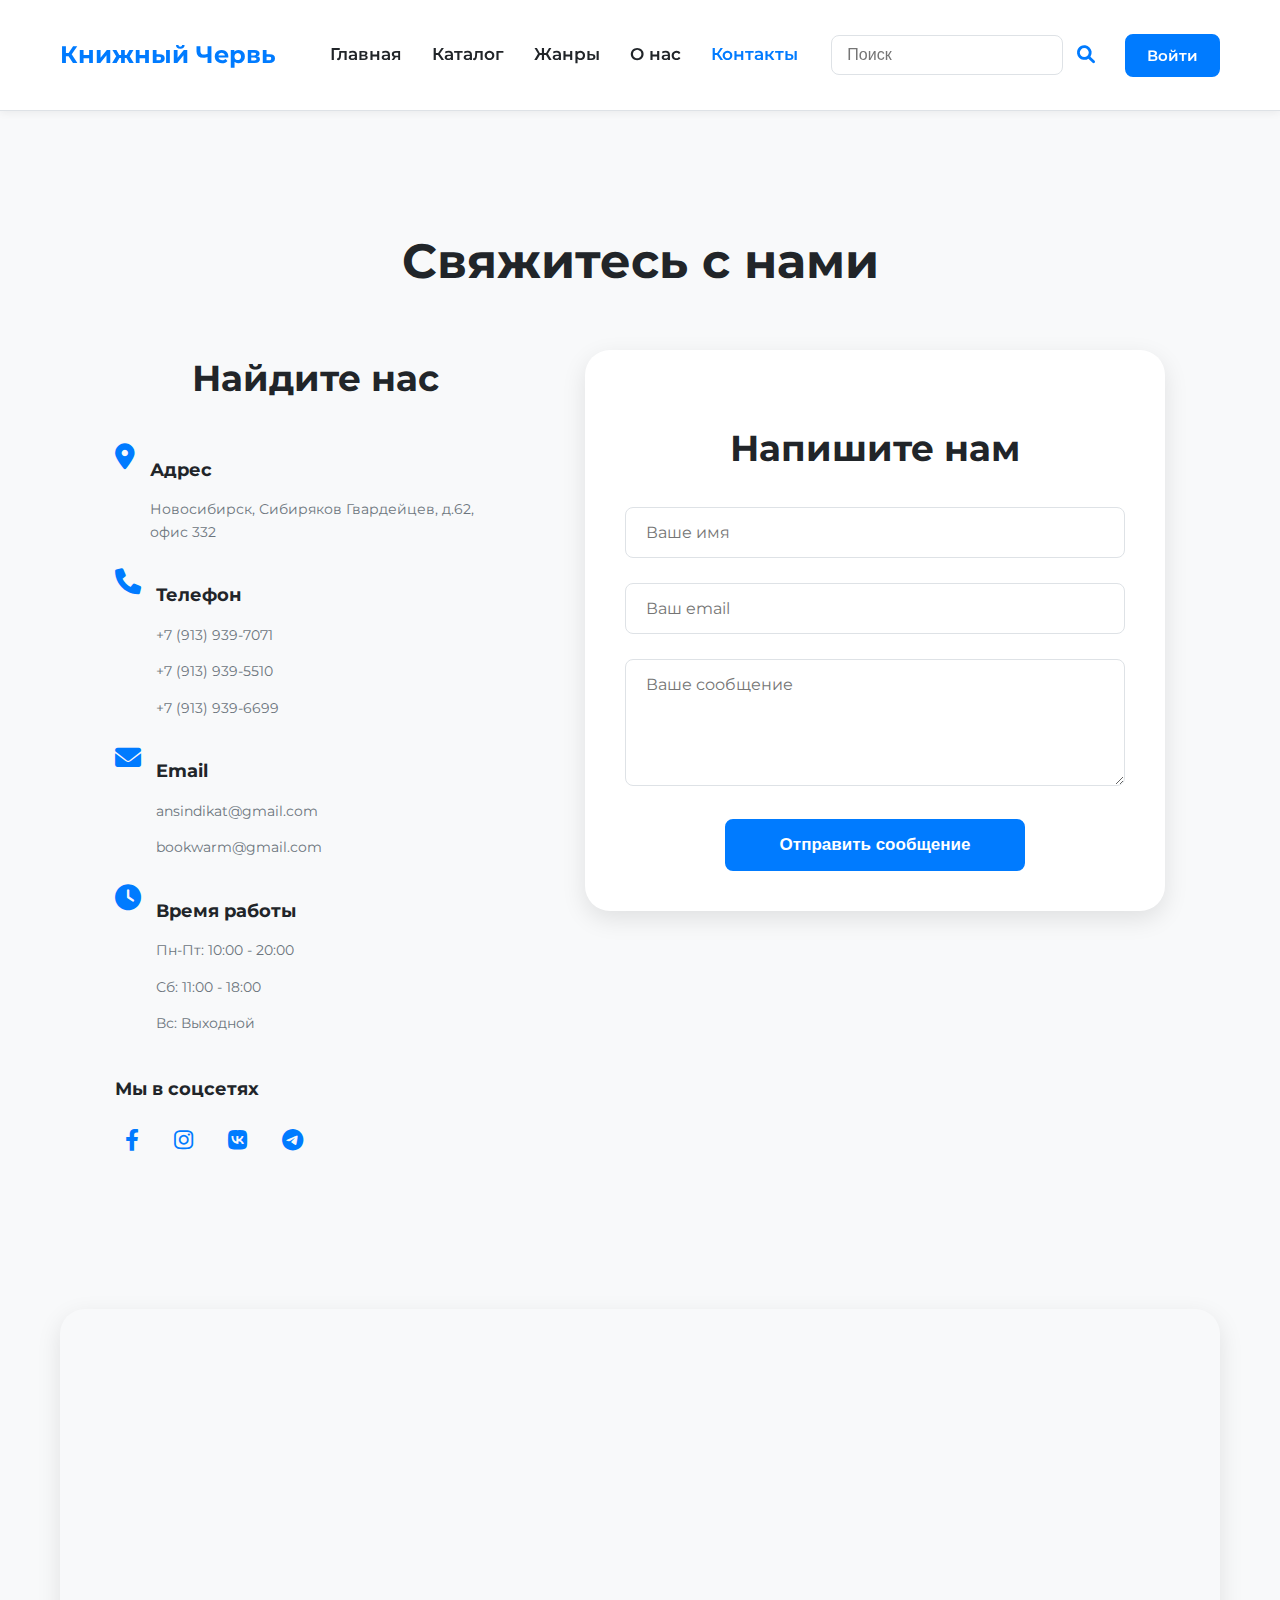
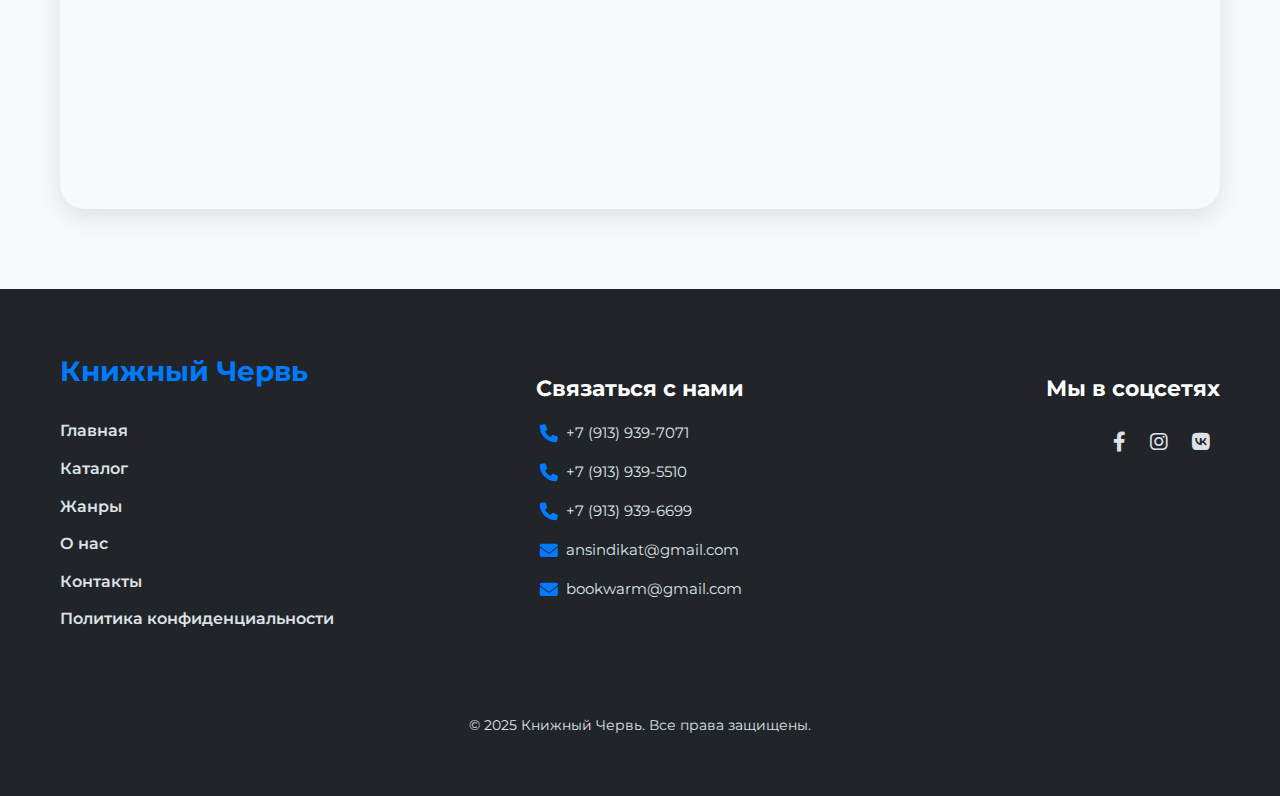
<file: contacts.html>
<!DOCTYPE html>
<html lang="ru">
<head>
    <meta charset="UTF-8">
    <meta name="viewport" content="width=device-width, initial-scale=1.0">
    <title>Контакты - Книжный Червь</title>
    <link rel="preconnect" href="https://fonts.googleapis.com">
    <link rel="preconnect" href="https://fonts.gstatic.com" crossorigin>
    <link href="https://fonts.googleapis.com/css2?family=Montserrat:wght@400;600;700&display=swap" rel="stylesheet">
    <link rel="stylesheet" href="style.css">
    <link rel="stylesheet" href="contacts.css">
    <link rel="stylesheet" href="https://cdnjs.cloudflare.com/ajax/libs/font-awesome/6.0.0/css/all.min.css">
</head>
<body>

    <header class="site-header">
        <div class="container header-content">
            <div class="logo">Книжный Червь</div>
            <nav class="main-nav">
                <ul>
                    <li><a href="index.html" class="nav-link">Главная</a></li>
                    <li><a href="catalog.html" class="nav-link">Каталог</a></li>
                    <li><a href="index.html#genres" class="nav-link">Жанры</a></li>
                    <li><a href="about.html" class="nav-link">О нас</a></li>
                    <li><a href="contacts.html#contact" class="nav-link active">Контакты</a></li>
                </ul>
            </nav>
            <div class="search-container">
                <input type="text" id="site-search" placeholder="Поиск">
                <button id="search-button"><i class="fas fa-search"></i></button>
            </div>
            <div class="auth-button-container">
                <button id="login-button" class="btn btn-primary">Войти</button>
            </div>
            <button id="mobile-menu-toggle" class="mobile-menu-button"><i class="fas fa-bars"></i></button>
        </div>
    </header>

    <main>
        <section id="contact" class="contact-page-section animated-section">
            <div class="container">
                <h1 class="page-title">Свяжитесь с нами</h1>
                <div class="contact-page-content">
                    <div class="contact-info-column">
                        <h2>Найдите нас</h2>
                        <div class="contact-details">
                            <div class="contact-item">
                                <i class="fas fa-map-marker-alt contact-icon"></i>
                                <div>
                                    <h3>Адрес</h3>
                                    <p>Новосибирск, Сибиряков Гвардейцев, д.62, офис 332</p>
                                </div>
                            </div>
                            <div class="contact-item">
                                <i class="fas fa-phone contact-icon"></i>
                                <div>
                                    <h3>Телефон</h3>
                                    <p><a href="tel:+79139397071">+7 (913) 939-7071</a></p>
                                    <p><a href="tel:+79139395510">+7 (913) 939-5510</a></p>
                                    <p><a href="tel:+79139396699">+7 (913) 939-6699</a></p>
                                </div>
                            </div>
                            <div class="contact-item">
                                <i class="fas fa-envelope contact-icon"></i>
                                <div>
                                    <h3>Email</h3>
                                    <p><a href="mailto:ansindikat@gmail.com">ansindikat@gmail.com</a></p>
                                    <p><a href="mailto:bookwarm@gmail.com">bookwarm@gmail.com</a></p>
                                </div>
                            </div>
                            <div class="contact-item">
                                <i class="fas fa-clock contact-icon"></i>
                                <div>
                                    <h3>Время работы</h3>
                                    <p>Пн-Пт: 10:00 - 20:00</p>
                                    <p>Сб: 11:00 - 18:00</p>
                                    <p>Вс: Выходной</p>
                                </div>
                            </div>
                        </div>
                        <div class="contact-social-media">
                            <h3>Мы в соцсетях</h3>
                            <div class="social-icons">
                                <a href="#" aria-label="Facebook"><i class="fab fa-facebook-f"></i></a>
                                <a href="#" aria-label="Instagram"><i class="fab fa-instagram"></i></a>
                                <a href="#" aria-label="VK"><i class="fab fa-vk"></i></a>
                                <a href="#" aria-label="Telegram"><i class="fab fa-telegram-plane"></i></a>
                            </div>
                        </div>
                    </div>
                    <div class="contact-form-column">
                        <h2>Напишите нам</h2>
                        <form id="contact-form" class="contact-form">
                            <div class="form-group">
                                <input type="text" id="name" name="name" placeholder="Ваше имя" required>
                            </div>
                            <div class="form-group">
                                <input type="email" id="email" name="email" placeholder="Ваш email" required>
                            </div>
                            <div class="form-group">
                                <textarea id="message" name="message" placeholder="Ваше сообщение" rows="5" required></textarea>
                            </div>
                            <button type="submit" class="btn btn-primary">Отправить сообщение</button>
                        </form>
                    </div>
                    <div class="contact-map-container">
                        <iframe src="https://www.google.com/maps/embed?pb=!1m18!1m12!1m3!1d2117.858846988717!2d82.9065558732681!3d55.031278499999996!2m3!1f0!2f0!3f0!3m2!1i1024!2i768!4f13.1!3m3!1m2!1s0x42efc5110b179743%3A0x780305f3c423c730!2z0KHQvtC70L3QtdC90LAg0KHQvtC70L3QtdC90LAg0LIuLCDQn9GA0L7QtdC80Y8g0Lcg0KHQvtC70L3QtdC90LAg0LIuLCDQn9GA0L7QtdC80Y8g0LIu IDYyLCDQn9GA0L7QtdC80Y8g0LIu IDYy!5e0!3m2!1sru!2sua!4v1718988549011!5m2!1sru!2sua" allowfullscreen="" loading="lazy" referrerpolicy="no-referrer-when-downgrade"></iframe>
                    </div>
                </div>
            </div>
        </section>
    </main>

    <footer class="site-footer">
        <div class="container footer-content">
            <div class="footer-column">
                <div class="footer-logo">Книжный Червь</div>
                <ul class="footer-links-list">
                    <li><a href="index.html">Главная</a></li>
                    <li><a href="catalog.html">Каталог</a></li>
                    <li><a href="index.html#genres">Жанры</a></li>
                    <li><a href="about.html">О нас</a></li>
                    <li><a href="contacts.html">Контакты</a></li>
                    <li><a href="#">Политика конфиденциальности</a></li>
                </ul>
            </div>
            <div class="footer-column">
                <h3>Связаться с нами</h3>
                <div class="footer-contact-info">
                    <p><i class="fas fa-phone"></i> <a href="tel:+79139397071">+7 (913) 939-7071</a></p>
                    <p><i class="fas fa-phone"></i> <a href="tel:+79139395510">+7 (913) 939-5510</a></p>
                    <p><i class="fas fa-phone"></i> <a href="tel:+79139396699">+7 (913) 939-6699</a></p>
                    <p><i class="fas fa-envelope"></i> <a href="mailto:ansindikat@gmail.com">ansindikat@gmail.com</a></p>
                    <p><i class="fas fa-envelope"></i> <a href="mailto:bookwarm@gmail.com">bookwarm@gmail.com</a></p>
                </div>
            </div>
            <div class="footer-column">
                <h3>Мы в соцсетях</h3>
                <div class="social-icons">
                    <a href="#" aria-label="Facebook"><i class="fab fa-facebook-f"></i></a>
                    <a href="#" aria-label="Instagram"><i class="fab fa-instagram"></i></a>
                    <a href="#" aria-label="VK"><i class="fab fa-vk"></i></a>
                </div>
            </div>
            <div class="copyright">&copy; 2025 Книжный Червь. Все права защищены.</div>
        </div>
    </footer>

    <script src="script.js"></script>
</body>
</html>
</file>
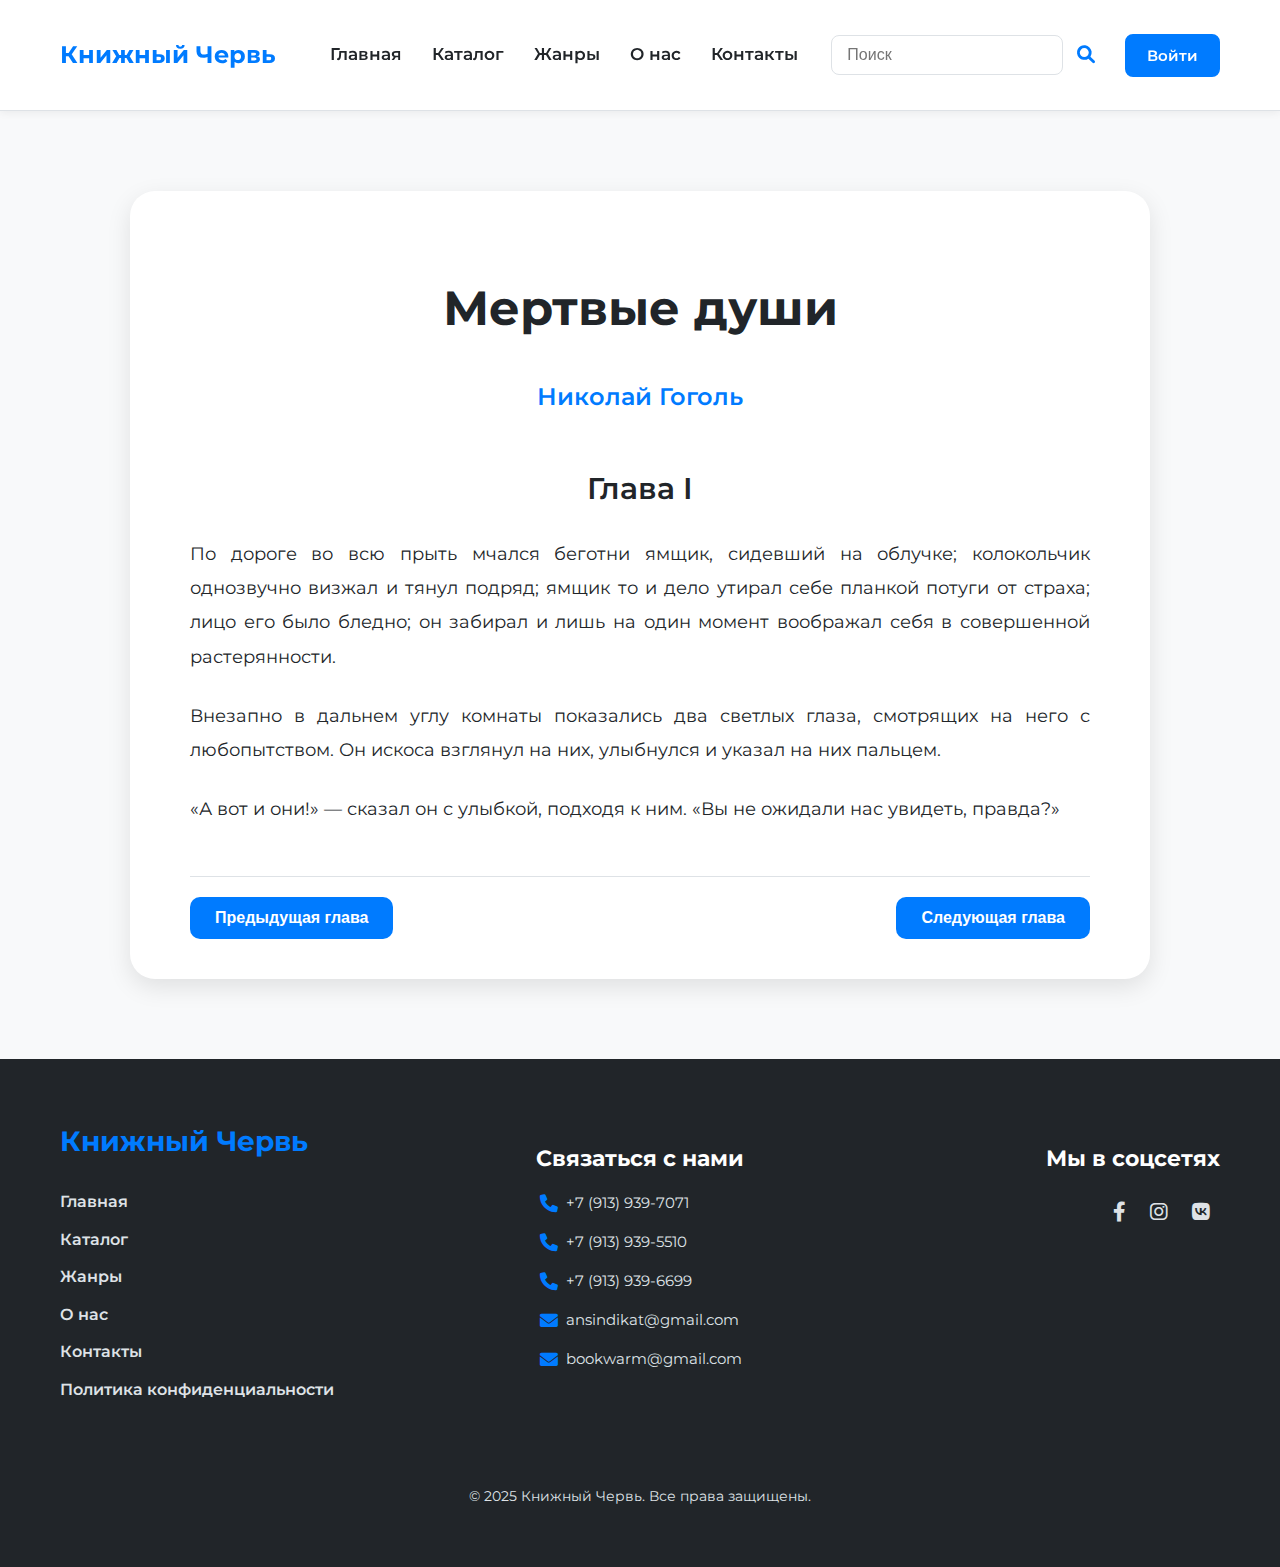
<file: reading-page.html>
<!DOCTYPE html>
<html lang="ru">
<head>
    <meta charset="UTF-8">
    <meta name="viewport" content="width=device-width, initial-scale=1.0">
    <title>Чтение: Мертвые души</title>
    <link rel="preconnect" href="https://fonts.googleapis.com">
    <link rel="preconnect" href="https://fonts.gstatic.com" crossorigin>
    <link href="https://fonts.googleapis.com/css2?family=Montserrat:wght@400;600;700&family=Georgia&display=swap" rel="stylesheet">
    <link rel="stylesheet" href="style.css">
    <link rel="stylesheet" href="reading-page.css"> <!-- Подключаем стили для страницы чтения -->
    <link rel="stylesheet" href="https://cdnjs.cloudflare.com/ajax/libs/font-awesome/6.0.0/css/all.min.css">
</head>
<body>

    <header class="site-header">
        <div class="container header-content">
            <div class="logo">Книжный Червь</div>
            <nav class="main-nav">
                <ul>
                    <li><a href="index.html" class="nav-link">Главная</a></li>
                    <li><a href="catalog.html" class="nav-link">Каталог</a></li>
                    <li><a href="index.html#genres" class="nav-link">Жанры</a></li>
                    <li><a href="about.html" class="nav-link">О нас</a></li>
                    <li><a href="contacts.html" class="nav-link">Контакты</a></li>
                </ul>
            </nav>
            <div class="search-container">
                <input type="text" id="site-search" placeholder="Поиск">
                <button id="search-button"><i class="fas fa-search"></i></button>
            </div>
            <div class="auth-button-container">
                <button id="login-button" class="btn btn-primary">Войти</button>
            </div>
            <button id="mobile-menu-toggle" class="mobile-menu-button"><i class="fas fa-bars"></i></button>
        </div>
    </header>

    <main>
        <section class="reading-page-section">
            <div class="reading-content">
                <h1>Мертвые души</h1>
                <div class="book-author">Николай Гоголь</div>

                <!-- Содержимое глав будет загружаться сюда с помощью JavaScript -->
                <div id="chapter-content">
                    <!-- Заголовок первой главы будет добавлен из JS -->
                    <p>
                        По дороге во всю прыть мчался беготни ямщик, сидевший на облучке; колокольчик однозвучно визжал и тянул подряд; ямщик то и дело утирал себе планкой потуги от страха; лицо его было бледно; он забирал и лишь на один момент воображал себя в совершенной растерянности.
                    </p>
                    <p>
                        Внезапно в дальнем углу комнаты показались два светлых глаза, смотрящих на него с любопытством. Он искоса взглянул на них, улыбнулся и указал на них пальцем.
                    </p>
                    <p>
                        «А вот и они!» — сказал он с улыбкой, подходя к ним. «Вы не ожидали нас увидеть, правда?»
                    </p>
                </div>

                <div class="chapter-navigation">
                    <button class="chapter-nav-button prev-chapter-button" disabled>Предыдущая глава</button>
                    <button class="chapter-nav-button next-chapter-button">Следующая глава</button>
                </div>
            </div>
        </section>
    </main>

    <footer class="site-footer">
        <div class="container footer-content">
            <div class="footer-column">
                <div class="footer-logo">Книжный Червь</div>
                <ul class="footer-links-list">
                    <li><a href="index.html#home">Главная</a></li>
                    <li><a href="catalog.html">Каталог</a></li>
                    <li><a href="index.html#genres">Жанры</a></li>
                    <li><a href="about.html">О нас</a></li>
                    <li><a href="contacts.html">Контакты</a></li>
                    <li><a href="#">Политика конфиденциальности</a></li>
                </ul>
            </div>
            <div class="footer-column">
                <h3>Связаться с нами</h3>
                <div class="footer-contact-info">
                    <p><i class="fas fa-phone"></i> <a href="tel:+79139397071">+7 (913) 939-7071</a></p>
                    <p><i class="fas fa-phone"></i> <a href="tel:+79139395510">+7 (913) 939-5510</a></p>
                    <p><i class="fas fa-phone"></i> <a href="tel:+79139396699">+7 (913) 939-6699</a></p>
                    <p><i class="fas fa-envelope"></i> <a href="mailto:ansindikat@gmail.com">ansindikat@gmail.com</a></p>
                    <p><i class="fas fa-envelope"></i> <a href="mailto:bookwarm@gmail.com">bookwarm@gmail.com</a></p>
                </div>
            </div>
            <div class="footer-column">
                <h3>Мы в соцсетях</h3>
                <div class="social-icons">
                    <a href="#" aria-label="Facebook"><i class="fab fa-facebook-f"></i></a>
                    <a href="#" aria-label="Instagram"><i class="fab fa-instagram"></i></a>
                    <a href="#" aria-label="VK"><i class="fab fa-vk"></i></a>
                </div>
            </div>
            <div class="copyright">&copy; 2025 Книжный Червь. Все права защищены.</div>
        </div>
    </footer>

    <script src="script.js"></script> <!-- Подключаем основной скрипт -->
    <script>
        // --- JavaScript для переключения глав ---
        const chapterContentDiv = document.getElementById('chapter-content');
        const prevChapterButton = document.querySelector('.prev-chapter-button');
        const nextChapterButton = document.querySelector('.next-chapter-button');

        const chapters = {
            1: {
                title: "Глава I",
                content: `
                    <p>
                        По дороге во всю прыть мчался беготни ямщик, сидевший на облучке; колокольчик однозвучно визжал и тянул подряд; ямщик то и дело утирал себе планкой потуги от страха; лицо его было бледно; он забирал и лишь на один момент воображал себя в совершенной растерянности.
                    </p>
                    <p>
                        Внезапно в дальнем углу комнаты показались два светлых глаза, смотрящих на него с любопытством. Он искоса взглянул на них, улыбнулся и указал на них пальцем.
                    </p>
                    <p>
                        «А вот и они!» — сказал он с улыбкой, подходя к ним. «Вы не ожидали нас увидеть, правда?»
                    </p>
                `
            },
            2: {
                title: "Глава II",
                content: `
                    <p>
                        Чичиков по окончании этого разговора вышел на улицу. Солнце уже клонилось к закату, и длинные тени падали на землю. Он огляделся вокруг и увидел перед собой необыкновенное зрелище.
                    </p>
                    <p>
                        В дали показалось нечто вроде огненного столпа, словно сам демон спустился на землю. Чичиков замер на месте, не в силах пошевельнуться.
                    </p>
                    <p>
                        «Что это такое?» — прошептал он дрожащим голосом. «Неужели это то, о чем мне говорили?»
                    </p>
                `
            },
            3: {
                title: "Глава III",
                content: `
                    <p>
                        Ночь опустилась на город. Луна светила тускло, скрываясь за тяжелыми тучами. Чичиков вернулся в свою комнату и сел у окна. Он думал о том, что ему предстоит сделать, и чувствовал беспокойство.
                    </p>
                    <p>
                        Его путь был нелегок, но он был решительно настроен на свой особый лад. Он знал, что ему придется столкнуться с множеством трудностей, но он был готов к этому.
                    </p>
                    <p>
                        «Пусть будет что будет», — сказал он сам себе. «Главное — не потерять веру в себя».
                    </p>
                `
            },
            4: {
                title: "Глава IV",
                content: `
                    <p>
                        На следующий день Чичиков отправился в город. Он шел быстро, стараясь не привлекать к себе внимания. Его цель была проста — найти тех, кто мог бы помочь ему в этом необычном деле.
                    </p>
                    <p>
                        Он зашел в небольшую трактирную лавку, где подавали кофе и пирожные. Там он встретил человека, который казался ему очень полезным.
                    </p>
                    <p>
                        «Добрый день», — сказал Чичиков, протягивая руку. «Меня зовут Павел Иванович Чичиков. Я путешествую по делам».
                    </p>
                `
            },
            5: {
                title: "Глава V",
                content: `
                    <p>
                        Разговор продолжался довольно долго. Чичиков попытался выяснить все детали, связанные с его планом. Ему было важно знать, кто и как может помочь ему в этом необычном деле.
                    </p>
                    <p>
                        Новый знакомый оказался довольно разговорчивым и рассказал ему много интересного о местных жителях и их привычках.
                    </p>
                    <p>
                        «Вы найдете здесь много людей, которым можно продать что угодно», — сказал он с хитрой улыбкой.
                    </p>
                `
            },
            6: {
                title: "Глава VI",
                content: `
                    <p>
                        Помещик Манилов, человек добрый, но совершенно бесполезный, принял Чичикова радушно. Они долго беседовали о делах, не касаясь, впрочем, существа интересующего Чичикова вопроса. Маниловская гостиная была полна безделушек: одна из них, гипсовая собачка, понравилась Чичикову.
                    </p>
                    <p>
                        «Примите, пожалуйста, это вам очень идет», — сказал Манилов, подавая ему собачку. Чичиков поблагодарил и принял подарок.
                    </p>
                `
            },
            7: {
                title: "Глава VII",
                content: `
                    <p>
                        Губернский город N. поразил Чичикова своим оживлением. Улицы были полны народа, повсюду слышались голоса и шум. Он направился к дому губернатора, где должно было состояться большое собрание.
                    </p>
                    <p>
                        На балу у губернатора Чичикову предстояло встретить многих важных персон. Ему нужно было произвести благоприятное впечатление, чтобы достичь своих целей.
                    </p>
                `
            },
            8: {
                title: "Глава VIII",
                content: `
                    <p>
                        Чичиков, оказавшись в центре всеобщего внимания, чувствовал себя уверенно. Он умел располагать к себе людей и находить общий язык с кем угодно. Его обаяние и хитрость всегда играли ему на руку.
                    </p>
                    <p>
                        Он вел беседы с помещиками, расспрашивал об их имениях и, конечно же, о числе крестьян, как живых, так и умерших. Каждый разговор был для него шагом к осуществлению его замысла.
                    </p>
                `
            },
            9: {
                title: "Глава IX",
                content: `
                    <p>
                        Помещица Коробочка, отличавшаяся крайней скупостью и подозрительностью, долго не хотела продавать свои души Чичикову. Она боялась, что ее обманут, и всячески старалась уклониться от сделки.
                    </p>
                    <p>
                        «Да зачем вам мои души?» — спрашивала она, подозрительно косясь на Чичикова. «Может, вы для чего-нибудь другого их берете?»
                    </p>
                `
            },
            10: {
                title: "Глава X",
                content: `
                    <p>
                        Ноздрев, игрок и враль, встретил Чичикова с необычайным радушием. Он был готов продать что угодно, лишь бы получить деньги на очередной проигрыш. Его беззаботность и легкомыслие вызывали у Чичикова одновременно и раздражение, и чувство удовлетворения.
                    </p>
                    <p>
                        «Души? А, души! Конечно, продам!» — весело крикнул Ноздрев. «У меня их хоть пруд пруди!»
                    </p>
                `
            }
        };

        let currentChapter = 1; // Начинаем с первой главы

        // Функция для отображения текущей главы
        function displayChapter(chapterNumber) {
            const chapterData = chapters[chapterNumber];
            if (chapterData) {
                // Вставляем заголовок главы и ее контент
                chapterContentDiv.innerHTML = `<h2 class="chapter-title">${chapterData.title}</h2>${chapterData.content}`;
                currentChapter = chapterNumber;
                updateNavigationButtons();
            }
        }

        // Функция для обновления состояния кнопок навигации
        function updateNavigationButtons() {
            prevChapterButton.disabled = currentChapter === 1;
            nextChapterButton.disabled = currentChapter === Object.keys(chapters).length;

            // Обновляем текст кнопок, если нужно
            if (currentChapter === 1) {
                prevChapterButton.textContent = "Предыдущая глава";
            } else {
                prevChapterButton.textContent = "Предыдущая глава";
            }

            if (currentChapter === Object.keys(chapters).length) {
                nextChapterButton.textContent = "Следующая глава";
            } else {
                nextChapterButton.textContent = "Следующая глава";
            }
        }

        // Обработчик клика по кнопке "Предыдущая глава"
        prevChapterButton.addEventListener('click', () => {
            if (currentChapter > 1) {
                displayChapter(currentChapter - 1);
            }
        });

        // Обработчик клика по кнопке "Следующая глава"
        nextChapterButton.addEventListener('click', () => {
            if (currentChapter < Object.keys(chapters).length) {
                displayChapter(currentChapter + 1);
            }
        });

        // Инициализация: отображаем первую главу при загрузке страницы
        displayChapter(currentChapter);

    </script>
</body>
</html>
</file>
<file: style.css>
/* --- Переменные --- */
:root {
    --primary-color: #007BFF;
    --secondary-color: #6c757d;
    --background-light: #FFFFFF;
    --background-page: #F8F9FA;
    --border-color: #DEE2E6;
    --text-color: #212529;
    --footer-bg: #212529;
    --footer-text: #DEE2E6; 

    /* Переменные для цветов кнопок жанров */
    --genre-button-bg: var(--background-light); 
    --genre-button-hover-bg: #0056b3; 

    --font-primary: 'Montserrat', sans-serif;
    --font-secondary: 'Montserrat', sans-serif;

    --header-height: 80px;

    /* Скругления */
    --border-radius-small: 8px;
    --border-radius-medium: 10px;
    --border-radius-large: 25px;

    /* Карусель */
    --carousel-items-visible: 4; 
    --carousel-item-gap: 40px;
    --carousel-transition-speed: 0.5s;
    --carousel-control-offset: 30px;
    --book-card-width: 260px;
    --book-card-image-height: 350px; 
    --book-card-image-padding-sides: 20px;
    --book-card-content-padding-top: 15px;
}


body {
    font-family: var(--font-secondary);
    line-height: 1.6;
    color: var(--text-color);
    background-color: var(--background-light);
    margin: 0;
    padding: 0;
    scroll-behavior: smooth;
    overflow-x: hidden;
}
.container {
    max-width: 1200px;
    margin: 0 auto;
    padding: 0 20px; 
    width: 100%;
    box-sizing: border-box; 
}
h1, h2, h3 {
    font-family: var(--font-primary);
    color: var(--text-color);
}
h1 { font-size: 48px; margin-bottom: 20px; }
h2 { font-size: 32px; margin-bottom: 40px; text-align: center;}
h3 { font-size: 22px; margin-bottom: 15px; }
a {
    color: var(--primary-color);
    text-decoration: none;
    transition: color 0.3s ease;
}
a:hover {
    color: #0056b3;
}
.btn {
    display: inline-block;
    padding: 12px 30px;
    border-radius: var(--border-radius-small);
    font-weight: 600;
    transition: background-color 0.3s ease, color 0.3s ease, border-color 0.3s ease;
    text-align: center;
    cursor: pointer;
}
.btn-primary {
    background-color: var(--primary-color);
    color: #fff;
    border: 2px solid var(--primary-color);
}
.btn-primary:hover {
    background-color: #0056b3;
    border-color: #0056b3;
    color: #fff;
}
.btn-secondary {
    background-color: transparent;
    color: var(--primary-color);
    border: 2px solid var(--primary-color);
}
.btn-secondary:hover {
    background-color: var(--primary-color);
    color: #fff;
    border-color: var(--primary-color);
}

/* --- Header --- */
.site-header {
    background-color: var(--background-light);
    padding: 15px 0;
    border-bottom: 1px solid var(--border-color);
    box-shadow: 0 2px 8px rgba(0,0,0,0.06);
    position: sticky;
    top: 0;
    z-index: 1000;
    height: var(--header-height);
    display: flex;
    align-items: center;
}
.header-content {
    display: flex;
    justify-content: space-between;
    align-items: center;
    width: 100%;
}
.logo {
    font-family: var(--font-primary);
    font-weight: 700;
    font-size: 24px; 
    color: var(--primary-color);
    margin-right: 20px;
    flex-shrink: 0; 
}
.main-nav ul {
    list-style: none;
    padding: 0;
    margin: 0;
    display: flex;
}
.main-nav li {
    margin-left: 30px;
}
.main-nav a {
    color: var(--text-color);
    font-weight: 600;
    font-size: 17px;
}
.main-nav a:hover, .nav-link.active {
    color: var(--primary-color);
}
.search-container {
    display: flex;
    align-items: center;
    margin-left: 30px;
}
.search-container input {
    border: 1px solid var(--border-color);
    padding: 10px 15px;
    border-radius: var(--border-radius-small);
    font-size: 16px;
    outline: none;
    transition: border-color 0.3s ease;
    width: 200px; 
}
.search-container input:focus {
    border-color: var(--primary-color);
}
.search-container button {
    background: none;
    border: none;
    font-size: 18px;
    color: var(--primary-color);
    cursor: pointer;
    margin-left: 8px;
}
/* Кнопка "Войти" */
.auth-button-container {
    margin-left: 20px;
}
.auth-button-container .btn {
    padding: 10px 20px;
    font-size: 15px;
}
.mobile-menu-button {
    display: none;
    background: none;
    border: none;
    font-size: 24px;
    color: var(--text-color);
    cursor: pointer;
}

/* --- Hero Section --- */
.hero-section {
    background-image: url('photo/библиотека.jpg');
    background-size: cover;
    background-position: center;
    color: #fff;
    padding: 120px 0;
    text-align: center;
    position: relative;
    overflow: hidden;
}
.hero-overlay {
    position: absolute;
    top: 0;
    left: 0;
    width: 100%;
    height: 100%;
    background-color: rgba(0, 0, 0, 0.4);
    z-index: 1;
}
.hero-content {
    position: relative;
    z-index: 2;
}
.hero-section h1 {
    color: #fff;
    font-size: 56px;
    margin-bottom: 20px;
    line-height: 1.2;
}
.hero-section p {
    color: rgba(255, 255, 255, 0.9);
    font-size: 20px;
    margin-bottom: 40px;
    max-width: 700px;
    margin-left: auto;
    margin-right: auto;
}
.hero-section .btn {
    border-color: #fff;
    color: #fff;
}
.hero-section .btn:hover {
    background-color: rgba(255, 255, 255, 0.2);
    border-color: #fff;
}

/* --- Popular Books Section --- */
.popular-books {
    padding: 80px 0;
    position: relative;
}
.popular-books h2 {
    margin-bottom: 40px;
}
.book-carousel-wrapper {
    position: relative;
    width: 100%;
    overflow: hidden;
    display: flex;
    align-items: center;
    padding: 0;
    box-sizing: border-box;
}
.book-carousel-inner {
    display: flex;
    gap: var(--carousel-item-gap);
    transition: transform var(--carousel-transition-speed) ease-in-out;
}
.book-card {
    flex: 0 0 auto;
    box-sizing: border-box;
    background-color: var(--background-light);
    border-radius: var(--border-radius-medium);
    box-shadow: 0 4px 12px rgba(0,0,0,0.08);
    text-align: center;
    transition: transform 0.3s ease, box-shadow 0.3s ease;
    display: flex;
    flex-direction: column;
    justify-content: space-between;
    width: var(--book-card-width);
}
.book-card:hover {
    transform: translateY(-5px);
    box-shadow: 0 8px 20px rgba(0,0,0,0.12);
}
.book-card img {
    padding-top: var(--book-card-image-padding-sides);
    padding-left: var(--book-card-image-padding-sides);
    padding-right: var(--book-card-image-padding-sides);
    height: var(--book-card-image-height);
    object-fit: cover;
    border-radius: var(--border-radius-medium);
    box-sizing: border-box;
    width: 100%;
}
.book-info {
    padding-top: var(--book-card-content-padding-top);
    padding-bottom: 20px;
    padding-left: 20px;
    padding-right: 20px;
    flex-grow: 1;
    display: flex;
    flex-direction: column;
    justify-content: center;
    align-items: center;
}
.book-info h3 {
    font-size: 18px;
    margin-bottom: 4px;
    line-height: 1.3;
    display: flex;
    align-items: center;
    justify-content: center;
}
.book-info p {
    font-size: 13px;
    color: var(--secondary-color);
    margin-bottom: 8px;
}
.book-info .rating {
    color: var(--primary-color);
    font-size: 15px;
    margin-bottom: 15px;
}
.book-info .btn {
    padding: 8px 18px;
    font-size: 13px;
}

/* Кнопки управления карусели */
.carousel-controls-wrapper {
    position: relative;
    width: 100%;
    display: flex;
    justify-content: center;
    margin-top: 20px;
    padding: 0 var(--carousel-control-offset);
    box-sizing: border-box;
}

.carousel-control {
    position: static;
    transform: none;
    background-color: rgba(255,255,255,0.8);
    border: 1px solid var(--border-color);
    border-radius: 50%;
    width: 40px;
    height: 40px;
    font-size: 18px;
    color: var(--primary-color);
    cursor: pointer;
    display: flex;
    justify-content: center;
    align-items: center;
    z-index: 50;
    transition: background-color 0.3s ease, border-color 0.3s ease;
}
.carousel-control:hover {
    background-color: var(--background-light);
    border-color: var(--primary-color);
}
.carousel-control.hidden { display: none; }

/* --- Genres Section --- */
.genres-section {
    background-color: var(--background-page);
    padding-top: 80px;
    padding-bottom: 160px;
}
.genres-section h2 {
    margin-bottom: 40px;
}
.genre-list {
    display: flex;
    flex-wrap: wrap;
    gap: 15px;
    justify-content: center;
}
.genre-item {
    background-color: var(--genre-button-bg);
    border: 1px solid var(--border-color);
    padding: 12px 25px;
    border-radius: var(--border-radius-large);
    cursor: pointer;
    transition: background-color 0.3s ease, color 0.3s ease, border-color 0.3s ease;
    font-weight: 600;
    font-size: 15px;
}
.genre-item:hover {
    background-color: var(--genre-button-hover-bg);
    color: #fff;
    border-color: var(--genre-button-hover-bg);
}
.genre-item.active {
    background-color: var(--genre-button-hover-bg);
    color: #fff;
    border-color: var(--genre-button-hover-bg);
}

/* --- About Section --- */
.about-section {
    padding: 80px 0;
    background-color: var(--background-page);
}
.about-section h2 {
    margin-bottom: 50px;
}
.about-content {
    display: flex;
    flex-wrap: wrap;
    gap: 50px;
    justify-content: center;
    align-items: flex-start;
}
.about-text {
    flex: 1;
    min-width: 300px;
    text-align: left;
}
.about-text p {
    margin-bottom: 20px;
    font-size: 16px;
    color: var(--secondary-color);
    line-height: 1.7;
}
.about-icons {
    flex: 1;
    min-width: 300px;
    display: flex;
    flex-wrap: wrap;
    justify-content: center;
    gap: 30px;
}
.about-icon-item {
    text-align: center;
    max-width: 200px;
}
.about-icon-item .about-icon { 
    font-size: 30px;
    color: var(--primary-color);
    margin-bottom: 20px;
}
.about-icon-item h3 {
    font-size: 20px;
    margin-bottom: 10px;
}
.about-icon-item p {
    font-size: 14px;
    color: var(--secondary-color);
}

/* --- How It Works Section --- */
.how-it-works {
    padding: 80px 0;
    background-color: var(--background-light);
}
.how-it-works h2 {
    margin-bottom: 50px;
}
.steps {
    display: flex;
    justify-content: space-around;
    gap: 40px;
    text-align: center;
}
.step {
    flex: 1;
    max-width: 280px;
}
.step .icon {
    font-size: 48px;
    color: var(--primary-color);
    margin-bottom: 20px;
}
.step h3 {
    margin-bottom: 10px;
    font-size: 24px;
}
.step p {
    font-size: 16px;
    color: var(--secondary-color);
}

/* --- Footer --- */
.site-footer {
    background-color: var(--footer-bg);
    color: var(--footer-text);
    padding: 60px 0;
}
.footer-content {
    display: flex;
    flex-wrap: wrap;
    justify-content: space-between;
    align-items: flex-start;
    gap: 40px;
}
.footer-column {
    flex: 1;
    min-width: 200px;
}

/* Выравнивание столбцов футера */
.footer-column:nth-child(1) { 
    text-align: left;
}
.footer-column:nth-child(2) { 
    text-align: center; 
}
.footer-column:nth-child(3) { 
    text-align: right; 
    margin-left: auto; 
}

/* Цвет заголовков в футере */
.site-footer h3 {
    color: #FFFFFF; 
}

.footer-logo {
    font-family: var(--font-primary);
    font-weight: 700;
    font-size: 28px;
    color: var(--primary-color);
    margin-bottom: 25px;
}
.footer-links-list {
    list-style: none;
    padding: 0;
    margin: 0;
}
.footer-links-list li {
    margin-bottom: 12px;
}
.footer-links-list a {
    color: var(--footer-text);
    font-weight: 600;
    transition: color 0.3s ease;
}
.footer-links-list a:hover {
    color: #fff;
}
.footer-contact-info {
    margin-top: 10px;
    text-align: left; 
}
.footer-contact-info p {
    margin-bottom: 10px;
    margin-left: 80px;
    font-size: 15px;
    display: flex; 
    align-items: center;
    gap: 8px;
}
.footer-contact-info i {
    color: var(--primary-color);
    font-size: 18px;
}
.footer-contact-info a {
    color: var(--footer-text);
    text-decoration: none;
}
.footer-contact-info a:hover {
    color: #fff;
    text-decoration: underline;
}
.copyright {
    font-size: 14px;
    margin-top: 30px;
    text-align: center;
    width: 100%;
}
.social-icons {
    margin-top: 20px;
    text-align: right; 
    width: 100%;
}
.social-icons a {
    color: var(--footer-text);
    margin: 0 10px;
    font-size: 20px;
    transition: color 0.3s ease;
}
.social-icons a:hover {
    color: #fff;
}

/* --- Адаптивность: медиа-запросы --- */

@media (max-width: 1180px) {
    /* Header */
    .header-content {
        padding-left: 15px;
        padding-right: 15px;
    }
    .logo {
        font-size: 22px; 
        flex-shrink: 0;
        margin-right: 15px;
    }
    .main-nav a { font-size: 16px; }
    .search-container {
        margin-left: 20px; 
    }
    .search-container input {
        width: 180px; 
    }
    .auth-button-container .btn { padding: 8px 18px; font-size: 14px; }

    h1 { font-size: 50px; }
    h2 { font-size: 30px; margin-bottom: 30px; }
    h3 { font-size: 20px; }

    .hero-section { padding: 100px 0; }
    .hero-section h1 { font-size: 48px; }
    .hero-section p { font-size: 19px; }

    :root {
        --carousel-items-visible: 3; 
        --carousel-item-gap: 30px;
        --book-card-width: 220px;
        --book-card-image-height: 280px;
    }
    .carousel-controls-wrapper { margin-top: 30px; }
    .carousel-control { width: 38px; height: 38px; font-size: 17px; }

    .about-text, .about-icons { min-width: 280px; }
    .about-icon-item h3 { font-size: 19px; }

    .step { max-width: 260px; }
    .step h3 { font-size: 22px; }

    /* Footer */
    .footer-column:nth-child(2) { 
        margin-left: 100px; 
    }
    .footer-contact-info p {
    margin-left: 70px;
}
}

@media (max-width: 1080px) {
    .container {
        padding-left: 15px;
        padding-right: 15px;
    }

    /* Header */
    .mobile-menu-button { display: block; }
    .main-nav {
        display: none;
        flex-direction: column;
        position: absolute;
        top: var(--header-height);
        left: 0;
        width: 100%;
        background-color: var(--background-light);
        box-shadow: 0 4px 8px rgba(0,0,0,0.1);
        padding: 20px 0;
        z-index: 1001;
    }
    .main-nav.active {
        display: flex;
    }
    .main-nav ul {
        flex-direction: column;
        align-items: center;
    }
    .main-nav li {
        margin: 10px 0;
    }
    .search-container {
        margin-left: 0; 
        margin-top: 0px; 
        width: 100%;
        justify-content: center;
    }
    .search-container input {
        width: calc(100% - 80px);
    }
    .auth-button-container {
        display: none; 
    }

    /* Hero Section */
    h1 { font-size: 40px; }
    .hero-section p { font-size: 18px; }
    .hero-section { padding: 80px 0; }

    /* Popular Books */
    :root { 
        --carousel-items-visible: 2; 
        --carousel-item-gap: 20px;
        --carousel-control-offset: 20px;
        --book-card-width: 180px;
        --book-card-image-height: 250px;
    }
    .book-carousel-wrapper { padding: 0; }
    .carousel-controls-wrapper {
        margin-top: 20px;
        justify-content: center;
        padding: 0 var(--carousel-control-offset);
    }
    .carousel-control {
        width: 35px;
        height: 35px;
        font-size: 16px;
    }
    .book-card img {
        padding-top: var(--book-card-image-padding-sides);
    }

    .genres-section h2, .how-it-works h2, .about-section h2 {
        font-size: 28px;
    }

    .about-content {
        flex-direction: column;
        align-items: center;
    }
    .about-text, .about-icons {
        min-width: 100%;
        text-align: center;
    }
    .about-icons {
        margin-top: 30px;
    }
    .about-icon-item .about-icon {
        font-size: 40px;
    }

    .steps {
        flex-direction: column;
        align-items: center;
    }
    .step {
        max-width: 300px;
    }

    .footer-content {
        flex-direction: column;
        align-items: center;
        text-align: center;
    }
    .footer-column {
        min-width: 100%;
        text-align: center;
    }
    .footer-column:nth-child(1) { 
        text-align: center;
    }
    .footer-column:nth-child(2) {
        margin-left: 0; 
        text-align: center;
    }
    .footer-column:nth-child(3) {
        text-align: center;
        margin-left: 0;
    }
    .footer-logo { margin-bottom: 15px; }
    .footer-links-list { margin-bottom: 20px; }
    .social-icons { margin-top: 15px; text-align: center; }
    .footer-contact-info { text-align: center; } 
    .footer-contact-info p { display: block; text-align: center;} 
    .footer-contact-info p {
    margin-left: 0px;
}
}

@media (max-width: 500px) {
    /* Header */
    .logo {
        font-size: 20px; 
    }
    .search-container {
        margin-top: 0px; 
    }
    .search-container input {
        width: 150px; 
        padding: 8px 10px;
    }
    .search-container button {
        font-size: 16px;
    }
    .mobile-menu-button { font-size: 20px; }

    /* Hero Section */
    .hero-section h1 { font-size: 32px; }
    .hero-section p { font-size: 16px; margin-bottom: 25px; }
    .hero-section { padding: 60px 0; }

}

@media (max-width: 450px) {

    .search-container {
        display: none;
    }
    .logo {
        font-size: 20px;
    }
    .mobile-menu-button { font-size: 20px; }

    h1 { font-size: 32px; }
    .hero-section p { font-size: 16px; margin-bottom: 25px; }
    .hero-section { padding: 60px 0; }

    .genre-list { gap: 10px; }
    .genre-item { padding: 10px 20px; font-size: 14px;}

    .about-icon-item .about-icon { font-size: 35px; }
    .about-icon-item h3 { font-size: 18px; }
    .about-icon-item p { font-size: 13px; }

    .step .icon { font-size: 40px; }
    .step h3 { font-size: 20px; }
    .step p { font-size: 14px; }

    .footer-logo { font-size: 24px; }
    .footer-links-list a { font-size: 14px; }
    .footer-contact-info p { font-size: 13px; }
    .social-icons a { font-size: 18px; margin: 0 5px; }

    .book-info h3 {
    margin-bottom: 2px;
    }
    .book-info p {
    margin-bottom: 4px;
    }
    .book-info .rating {
    margin-bottom: 10px;
    }
}

@media (max-width: 300px) {
    body { font-size: 14px; }
    h1 { font-size: 30px; }
    h2 { font-size: 24px; margin-bottom: 25px; }
    h3 { font-size: 18px; }

    .container { padding-left: 10px; padding-right: 10px; }

    .logo { font-size: 20px; }
    .main-nav a { font-size: 15px; }
    .search-container input { width: 150px; padding: 8px 10px; }
    .search-container button { font-size: 16px; }
    .mobile-menu-button { font-size: 20px; }

    .hero-section { padding: 60px 0; }
    .hero-section h1 { font-size: 32px; }
    .hero-section p { font-size: 16px; margin-bottom: 25px; }
    .hero-section .btn { padding: 10px 25px; }

    .about-icon-item .about-icon { font-size: 35px; }
    .about-icon-item h3 { font-size: 18px; }
    .about-icon-item p { font-size: 13px; }

    .step .icon { font-size: 40px; }
    .step h3 { font-size: 20px; }
    .step p { font-size: 14px; }

    .footer-logo { font-size: 24px; }
    .footer-links-list a { font-size: 14px; }
    .footer-contact-info p { font-size: 13px; }
    .social-icons a { font-size: 18px; margin: 0 5px; }
}


h1, h2, h3, .logo, .auth-button-container .btn, .main-nav a, .genre-item, .step h3, .about-icon-item h3 {
    font-family: var(--font-primary);
}

p, .footer-links-list a, .footer-contact-info, .copyright, .about-text p, .about-icon-item p, .step p {
    font-family: var(--font-secondary);
}

.animated-section {
    opacity: 0;
    transform: translateY(30px);
    transition: opacity 0.8s ease-out, transform 0.8s ease-out;
}
.animated-section.visible {
    opacity: 1;
    transform: translateY(0);
}
</file>
<file: about.css>
.about-page-section {
    padding: 80px 0;
    background-color: var(--background-page);
}

.about-page-section .page-title {
    font-size: 48px;
    text-align: center;
    margin-bottom: 50px;
    color: var(--text-color);
}

.about-page-content {
    display: flex;
    flex-wrap: wrap;
    gap: 50px;
    justify-content: center;
    align-items: flex-start;
}

.about-page-image {
    flex: 1;
    min-width: 300px;
    max-width: 450px;
    border-radius: var(--border-radius-large);
    overflow: hidden;
    box-shadow: 0 8px 25px rgba(0,0,0,0.1);
}

.about-page-image img {
    width: 100%;
    height: 100%;
    object-fit: cover;
    display: block;
}

.about-page-text {
    flex: 1.5;
    min-width: 300px;
    text-align: left;
}

.about-page-text p {
    margin-bottom: 25px;
    font-size: 17px;
    color: var(--secondary-color);
    line-height: 1.8;
}

.about-page-features {
    display: grid;
    grid-template-columns: repeat(auto-fit, minmax(250px, 1fr));
    gap: 30px;
    margin-top: 40px;
    margin-bottom: 50px;
}

.feature-item {
    display: flex;
    align-items: flex-start;
    gap: 15px;
    text-align: left;
}

.feature-item .feature-icon {
    font-size: 36px;
    color: var(--primary-color);
    flex-shrink: 0;
}

.feature-item h3 {
    font-size: 20px;
    margin-bottom: 8px;
    color: var(--text-color);
}

.feature-item p {
    font-size: 14px;
    color: var(--secondary-color);
    line-height: 1.6;
    margin-bottom: 0;
}

.centered-call-to-action-container {
    width: 100%;
    text-align: center;
    margin-top: 50px;
    margin-bottom: 50px;
}

.centered-call-to-action {
    display: inline-block;
    padding: 40px;
    background-image: linear-gradient(to right, var(--primary-color) 0%, #0056b3 100%);
    border-radius: var(--border-radius-large);
    color: #fff;
    box-shadow: 0 10px 25px rgba(0, 123, 255, 0.3);
    position: relative;
    overflow: hidden;
    text-align: center;
}

.centered-call-to-action::before {
    content: '';
    position: absolute;
    top: 0;
    left: 0;
    width: 100%;
    height: 100%;
    background-image: url('data:image/svg+xml,<svg xmlns="http://www.w3.org/2000/svg" width="100%" height="100%" viewBox="0 0 100 100" preserveAspectRatio="none"><path d="M0 0 L100 0 L100 100 C100 50 50 100 0 100 Z" fill="%23ffffff" fill-opacity="0.1"/></svg>');
    background-size: 50px 50px;
    opacity: 0.5;
    pointer-events: none;
    z-index: 1;
}

.centered-call-to-action p {
    font-size: 22px;
    font-weight: 700;
    margin-bottom: 25px;
    color: #fff;
    position: relative;
    z-index: 2;
}

.centered-call-to-action .btn {
    background-color: #fff;
    color: var(--primary-color);
    border-color: #fff;
    font-size: 17px;
    padding: 14px 40px;
    border-radius: var(--border-radius-medium);
    box-shadow: 0 5px 15px rgba(0,0,0,0.2);
    transition: all 0.3s ease;
    position: relative;
    z-index: 2;
}

.centered-call-to-action .btn:hover {
    background-color: rgba(255, 255, 255, 0.9);
    color: var(--primary-color);
    transform: translateY(-2px);
    box-shadow: 0 8px 20px rgba(0,0,0,0.3);
}

@media (max-width: 1180px) {
    .about-page-section {
        padding: 70px 0;
    }
    .about-page-section .page-title {
        font-size: 44px;
        margin-bottom: 40px;
    }
    .about-page-content {
        gap: 40px;
    }
    .about-page-image {
        max-width: 400px;
    }
    .about-page-text p {
        font-size: 16px;
    }
    .about-page-features {
        grid-template-columns: repeat(auto-fit, minmax(230px, 1fr));
        gap: 25px;
        margin-top: 35px;
        margin-bottom: 45px;
    }
    .feature-item h3 {
        font-size: 19px;
    }
    .centered-call-to-action {
        padding: 35px;
    }
    .centered-call-to-action p {
        font-size: 20px;
    }
}

@media (max-width: 1080px) {
    .about-page-section {
        padding: 60px 0;
    }
    .about-page-section .page-title {
        font-size: 40px;
        margin-bottom: 30px;
    }
    .about-page-content {
        flex-direction: column;
        align-items: center;
    }
    .about-page-image {
        max-width: 400px;
        margin-bottom: 30px;
    }
    .about-page-text {
        text-align: center;
    }
    .about-page-text p {
        font-size: 16px;
        line-height: 1.7;
    }
    .about-page-features {
        grid-template-columns: 1fr;
        text-align: center;
    }
    .feature-item {
        align-items: center;
        justify-content: center;
        flex-direction: column;
        text-align: center;
    }
    .feature-item .feature-icon {
        font-size: 40px;
        margin-bottom: 15px;
    }
    .feature-item h3 {
        font-size: 20px;
    }
    .feature-item p {
        font-size: 14px;
    }
    .centered-call-to-action {
        margin-top: 30px;
        padding: 30px;
    }
    .centered-call-to-action p {
        font-size: 18px;
    }
    .centered-call-to-action .btn {
        font-size: 15px;
        padding: 12px 35px;
    }
}

@media (max-width: 768px) {
    .about-page-section .page-title {
        font-size: 36px;
    }
    .about-page-image {
        max-width: 100%;
    }
    .about-page-text p {
        font-size: 15px;
    }
    .feature-item h3 {
        font-size: 19px;
    }
    .feature-item p {
        font-size: 13px;
    }
    .centered-call-to-action {
        padding: 25px;
    }
    .centered-call-to-action p {
        font-size: 17px;
    }
}

@media (max-width: 450px) {
    .about-page-section {
        padding: 50px 0;
    }
    .about-page-section .page-title {
        font-size: 32px;
        margin-bottom: 25px;
    }
    .about-page-text p {
        font-size: 14px;
        margin-bottom: 20px;
    }
    .about-page-features {
        gap: 25px;
    }
    .feature-item .feature-icon {
        font-size: 32px;
    }
    .feature-item h3 {
        font-size: 18px;
    }
    .centered-call-to-action {
        padding: 25px;
    }
    .centered-call-to-action p {
        font-size: 16px;
    }
    .centered-call-to-action .btn {
        padding: 10px 25px;
        font-size: 14px;
    }
}

.animated-section {
    opacity: 0;
    transform: translateY(30px);
    transition: opacity 0.8s ease-out, transform 0.8s ease-out;
}
.animated-section.visible {
    opacity: 1;
    transform: translateY(0);
}
</file>
<file: book-detail.css>
/* --- Стили для страницы "Подробнее о книге" --- */

.book-detail-section {
    padding: 80px 0;
    background-color: var(--background-page);
}

.book-detail-content {
    display: flex;
    flex-wrap: wrap; /* Разрешаем перенос на новую строку */
    gap: 50px;
    justify-content: center;
    align-items: flex-start;
    padding: 0 20px; /* Добавляем отступы по бокам */
}

.book-image-container {
    flex: 1; /* Занимает 1 часть доступного пространства */
    min-width: 300px; /* Минимальная ширина */
    max-width: 400px; /* Максимальная ширина */
    border-radius: var(--border-radius-large);
    overflow: hidden;
    box-shadow: 0 8px 25px rgba(0,0,0,0.1);
}

.book-image-container img {
    width: 100%;
    height: 600px; /* Увеличена высота изображения */
    object-fit: cover;
    display: block;
}

.book-info-details {
    flex: 1.5; /* Занимает 1.5 части доступного пространства */
    min-width: 300px;
    text-align: left;
    display: flex;
    flex-direction: column;
    justify-content: flex-start; /* Выравнивание по верху */
}

.book-info-details h1 {
    font-size: 44px;
    font-weight: 700;
    margin-bottom: 15px;
    color: var(--text-color);
    line-height: 1.2;
    margin-top: 0; /* Убираем margin-top */
}

.book-info-details .book-author {
    font-size: 22px;
    color: var(--primary-color);
    margin-bottom: 25px;
    font-weight: 600;
}

.book-info-details .book-meta {
    display: flex;
    flex-wrap: wrap;
    gap: 25px;
    margin-bottom: 30px;
    color: var(--secondary-color);
    font-size: 16px;
}

.book-meta-item {
    display: flex;
    align-items: center;
    gap: 8px;
}

.book-meta-item i {
    color: var(--primary-color);
    font-size: 20px;
}

.book-meta-item .meta-label {
    font-weight: 600;
}

.book-description {
    margin-bottom: 30px;
}

.book-description h2 {
    font-size: 28px;
    margin-bottom: 15px;
    color: var(--text-color);
}

.book-description p {
    font-size: 17px;
    color: var(--secondary-color);
    line-height: 1.8;
}

.book-action-container { /* Новый контейнер для кнопки "Читать" */
    width: 100%;
    text-align: center; /* Центрируем содержимое */
    margin-top: 40px;
}

.book-action-container .btn-read {
    padding: 15px 45px;
    font-size: 18px;
    font-weight: 700;
    display: inline-block; /* Для корректного применения padding */
    max-width: 300px; /* Ограничиваем максимальную ширину кнопки */
    width: auto; /* Снимаем width: 100% */
    box-sizing: border-box; /* Учитываем padding и border в общей ширине */
}

/* --- Медиа-запросы для страницы "Подробнее о книге" --- */
@media (max-width: 1080px) {
    .book-detail-section {
        padding: 60px 0;
    }
    .book-detail-content {
        flex-direction: column;
        align-items: center;
    }
    .book-image-container {
        max-width: 450px;
    }
    .book-image-container img {
        height: 450px; /* Высота изображения остается */
    }
    .book-info-details {
        width: 100%;
        text-align: center;
        align-items: center;
    }
    .book-info-details h1 {
        font-size: 40px;
        text-align: center;
    }
    .book-info-details .book-author {
        font-size: 20px;
        text-align: center;
    }
    .book-meta {
        justify-content: center;
    }
    .book-description {
        text-align: center;
    }
    .book-description p {
        font-size: 16px;
    }
    .book-action-container {
        margin-top: 30px;
    }
    .book-action-container .btn-read {
        padding: 15px 45px; /* Сохраняем padding */
        font-size: 18px;
        max-width: 300px; /* Максимальная ширина */
        width: auto; /* Авто ширина */
    }
}

@media (max-width: 768px) {
    .book-detail-section {
        padding: 50px 0;
    }
    .book-detail-content {
        gap: 30px;
    }
    .book-image-container img {
        height: 400px; /* Высота изображения остается */
    }
    .book-info-details h1 {
        font-size: 36px;
    }
    .book-info-details .book-author {
        font-size: 19px;
    }
    .book-meta {
        font-size: 15px;
    }
    .book-description p {
        font-size: 16px;
    }
    .book-action-container .btn-read {
        padding: 12px 35px;
        font-size: 16px;
    }
}

@media (max-width: 500px) {
    .book-detail-section {
        padding: 40px 0;
    }
    .book-image-container img {
        height: 450px; /* Увеличена высота изображения для данного разрешения */
    }
    .book-info-details h1 {
        font-size: 32px;
    }
    .book-info-details .book-author {
        font-size: 18px;
    }
    .book-meta {
        flex-direction: column;
        align-items: center;
        gap: 15px;
    }
    .book-description p {
        font-size: 15px;
    }
    .book-action-container {
        margin-top: 30px;
    }
    .book-action-container .btn-read {
        width: auto; /* Возвращаем авто ширину */
        max-width: 100%; /* Максимальная ширина */
        padding: 12px 20px; /* Немного уменьшаем padding */
        font-size: 16px;
    }
}
</file>
<file: catalog.css>
/* --- Стили для страницы "Каталог" --- */

.catalog-page-section {
    padding: 80px 0;
    background-color: var(--background-page);
}

.catalog-page-section .page-title {
    font-size: 48px;
    text-align: center;
    margin-bottom: 50px;
    color: var(--text-color);
}

.catalog-filters {
    display: flex;
    flex-wrap: wrap;
    justify-content: center;
    gap: 20px;
    margin-bottom: 50px;
    padding: 0 20px;
}

.filter-group {
    display: flex;
    align-items: center;
    gap: 15px;
}

.filter-group label {
    font-weight: 600;
    color: var(--text-color);
    font-size: 16px;
}

.filter-group select,
.filter-group input[type="text"] {
    padding: 12px 18px;
    border: 1px solid var(--border-color);
    border-radius: var(--border-radius-small);
    font-size: 15px;
    font-family: var(--font-secondary);
    outline: none;
    transition: border-color 0.3s ease, box-shadow 0.3s ease;
}

.filter-group select:focus,
.filter-group input[type="text"]:focus {
    border-color: var(--primary-color);
    box-shadow: 0 0 0 3px rgba(0, 123, 255, 0.25);
}

.filter-group input[type="text"] {
    width: 250px;
}

.catalog-books-grid {
    display: grid;
    grid-template-columns: repeat(auto-fill, minmax(240px, 1fr));
    gap: 30px;
    padding: 0 20px;
    justify-content: center; /* Центрирование сетки */
}

.book-card {
    background-color: var(--background-light);
    border-radius: var(--border-radius-medium);
    box-shadow: 0 4px 12px rgba(0,0,0,0.08);
    text-align: center;
    transition: transform 0.3s ease, box-shadow 0.3s ease;
    display: flex;
    flex-direction: column;
    justify-content: space-between;
    overflow: hidden;
    width: 100%; /* Занимает всю доступную ширину в колонке */
    max-width: 300px; /* Максимальная ширина для карточки */
}

.book-card:hover {
    transform: translateY(-5px);
    box-shadow: 0 8px 20px rgba(0,0,0,0.12);
}

.book-card img {
    width: 100%;
    height: 350px;
    object-fit: cover;
    display: block;
    border-radius: var(--border-radius-medium) var(--border-radius-medium) 0 0;
}

.book-info {
    padding: 20px 20px 25px 20px;
    flex-grow: 1;
    display: flex;
    flex-direction: column;
    justify-content: space-between;
    align-items: center;
}

.book-info h3 {
    font-size: 18px;
    margin-bottom: 4px;
    line-height: 1.3;
    color: var(--text-color);
    height: 3em;
    overflow: hidden;
    display: -webkit-box;
    -webkit-line-clamp: 2;
    -webkit-box-orient: vertical;
}

.book-info p {
    font-size: 13px;
    color: var(--secondary-color);
    margin-bottom: 8px;
}

.book-info .rating {
    color: var(--primary-color);
    font-size: 15px;
    margin-bottom: 15px;
}

.book-info .btn {
    padding: 8px 18px;
    font-size: 13px;
    margin-top: auto;
}

.pagination {
    display: flex;
    justify-content: center;
    gap: 10px;
    margin-top: 50px;
    margin-bottom: 50px;
}

.pagination a,
.pagination span {
    display: flex;
    justify-content: center;
    align-items: center;
    width: 36px;
    height: 36px;
    border: 1px solid var(--border-color);
    border-radius: var(--border-radius-small);
    font-size: 15px;
    font-weight: 600;
    color: var(--secondary-color);
    text-decoration: none;
    transition: background-color 0.3s ease, color 0.3s ease, border-color 0.3s ease, transform 0.3s ease;
    cursor: pointer;
}

.pagination a:hover {
    background-color: var(--primary-color);
    color: #fff;
    border-color: var(--primary-color);
}

.pagination .current-page {
    background-color: var(--primary-color);
    color: #fff;
    border-color: var(--primary-color);
}

.pagination .prev-page,
.pagination .next-page {
    background-color: transparent;
    border-color: var(--border-color);
    font-size: 18px;
}

.pagination .prev-page:hover {
    background-color: var(--primary-color);
    color: #fff;
    border-color: var(--primary-color);
}
.pagination .next-page:hover {
    background-color: var(--primary-color);
    color: #fff;
    border-color: var(--primary-color);
}

/* --- Медиа-запросы для страницы "Каталог" --- */

/* 3 колонки, уменьшенные отступы */
@media (max-width: 1130px) {
    .catalog-books-grid {
        grid-template-columns: repeat(auto-fill, minmax(250px, 1fr));
        gap: 20px; /* Уменьшаем отступ */
        justify-content: center; /* Центрирование сетки */
    }
    .book-card {
        max-width: 300px; /* Карточки становятся шире */
    }
    .book-card img {
        height: 320px; /* Уменьшаем высоту изображения */
    }
    .book-info {
        padding: 15px 15px 20px 15px;
    }
    .book-info h3 {
        font-size: 17px;
    }
    .book-info .btn {
        font-size: 12px;
        padding: 7px 15px;
    }
}

/* 2 колонки, уменьшенные отступы, центрирование */
@media (max-width: 1080px) {
    .catalog-page-section {
        padding: 60px 0;
    }
    .catalog-page-section .page-title {
        font-size: 40px;
        margin-bottom: 30px;
    }
    .catalog-filters {
        flex-direction: column;
        align-items: center;
        gap: 15px;
    }
    .filter-group {
        flex-direction: column;
        align-items: center;
        gap: 10px;
    }
    .filter-group label {
        font-size: 15px;
    }
    .filter-group select,
    .filter-group input[type="text"] {
        width: 100%;
        max-width: 300px;
    }
    .catalog-books-grid {
        grid-template-columns: repeat(auto-fill, minmax(220px, 1fr)); /* Карточки чуть меньше */
        gap: 20px;
        padding: 0 15px;
        justify-content: center; /* Центрирование */
    }
    .book-card {
        max-width: 280px; /* Уменьшаем максимальную ширину */
    }
    .book-card img {
        height: 300px; /* Уменьшаем высоту изображения */
    }
    .book-info {
        padding: 15px 15px 20px 15px;
    }
    .book-info h3 {
        font-size: 17px;
    }
    .book-info .btn {
        font-size: 12px;
        padding: 7px 15px;
    }
}

/* 1 колонка, центрирование и меньшие размеры */
@media (max-width: 768px) {
    .catalog-page-section {
        padding: 50px 0;
    }
    .catalog-page-section .page-title {
        font-size: 36px;
        margin-bottom: 25px;
    }
    .catalog-filters {
        gap: 10px;
    }
    .filter-group select,
    .filter-group input[type="text"] {
        padding: 10px 15px;
        font-size: 14px;
    }
    .catalog-books-grid {
        grid-template-columns: repeat(auto-fill, minmax(180px, 1fr)); /* Карточки еще меньше */
        gap: 15px;
    }
    .book-card {
        max-width: 250px; /* Уменьшаем ширину */
    }
    .book-card img {
        height: 260px;
    }
    .book-info {
        padding: 12px 12px 18px 12px;
    }
    .book-info h3 {
        font-size: 16px;
    }
    .book-info p {
        font-size: 12px;
    }
    .book-info .rating {
        font-size: 14px;
    }
    .book-info .btn {
        font-size: 11px;
        padding: 6px 12px;
    }
    .pagination {
        margin-top: 30px;
        margin-bottom: 30px;
    }
    .pagination a, .pagination span {
        width: 32px;
        height: 32px;
        font-size: 14px;
    }
}

/* 2 колонки при меньших разрешениях */
@media (max-width: 500px) {
    .catalog-books-grid {
        grid-template-columns: repeat(auto-fill, minmax(160px, 1fr)); /* Карточки совсем маленькие */
        gap: 10px;
        padding: 0 15px;
        justify-content: center; /* Центрирование */
    }
    .book-card {
        max-width: 180px; /* Уменьшаем ширину */
        margin: 0 auto; /* Центрирование */
    }
    .book-card img {
        height: 220px;
    }
    .book-info {
        padding: 10px;
    }
    .book-info h3 {
        font-size: 15px;
        height: 2.5em;
    }
    .book-info p {
        font-size: 11px;
    }
    .book-info .rating {
        font-size: 13px;
    }
    .book-info .btn {
        font-size: 10px;
        padding: 5px 10px;
    }
}
</file>
<file: contacts.css>
/* --- Стили для страницы "Контакты" --- */

.about-page-section {
    padding: 80px 0;
    background-color: var(--background-page);
}

.about-page-section .page-title {
    font-size: 48px;
    text-align: center;
    margin-bottom: 50px;
    color: var(--text-color);
}

.about-page-content {
    display: flex;
    flex-wrap: wrap;
    gap: 50px;
    justify-content: center;
    align-items: flex-start;
}

.about-page-image {
    flex: 1;
    min-width: 300px;
    max-width: 450px;
    border-radius: var(--border-radius-large);
    overflow: hidden;
    box-shadow: 0 8px 25px rgba(0,0,0,0.1);
}

.about-page-image img {
    width: 100%;
    height: 100%;
    object-fit: cover;
    display: block;
}

.about-page-text {
    flex: 1.5;
    min-width: 300px;
    text-align: left;
}

.about-page-text p {
    margin-bottom: 25px;
    font-size: 17px;
    color: var(--secondary-color);
    line-height: 1.8;
}

.about-page-features {
    display: grid;
    grid-template-columns: repeat(auto-fit, minmax(250px, 1fr));
    gap: 30px;
    margin-top: 40px;
    margin-bottom: 50px;
}

.feature-item {
    display: flex;
    align-items: flex-start;
    gap: 15px;
    text-align: left;
}

.feature-item .feature-icon {
    font-size: 36px;
    color: var(--primary-color);
    flex-shrink: 0;
}

.feature-item h3 {
    font-size: 20px;
    margin-bottom: 8px;
    color: var(--text-color);
}

.feature-item p {
    font-size: 14px;
    color: var(--secondary-color);
    line-height: 1.6;
    margin-bottom: 0;
}

.centered-call-to-action-container {
    width: 100%;
    text-align: center;
    margin-top: 50px;
    margin-bottom: 50px;
}

.centered-call-to-action {
    display: inline-block;
    padding: 40px;
    background-image: linear-gradient(to right, var(--primary-color) 0%, #0056b3 100%);
    border-radius: var(--border-radius-large);
    color: #fff;
    box-shadow: 0 10px 25px rgba(0, 123, 255, 0.3);
    position: relative;
    overflow: hidden;
    text-align: center;
}

.centered-call-to-action::before {
    content: '';
    position: absolute;
    top: 0;
    left: 0;
    width: 100%;
    height: 100%;
    background-image: url('data:image/svg+xml,<svg xmlns="http://www.w3.org/2000/svg" width="100%" height="100%" viewBox="0 0 100 100" preserveAspectRatio="none"><path d="M0 0 L100 0 L100 100 C100 50 50 100 0 100 Z" fill="%23ffffff" fill-opacity="0.1"/></svg>');
    background-size: 50px 50px;
    opacity: 0.5;
    pointer-events: none;
    z-index: 1;
}

.centered-call-to-action p {
    font-size: 22px;
    font-weight: 700;
    margin-bottom: 25px;
    color: #fff;
    position: relative;
    z-index: 2;
}

.centered-call-to-action .btn {
    background-color: #fff;
    color: var(--primary-color);
    border-color: #fff;
    font-size: 17px;
    padding: 14px 40px;
    border-radius: var(--border-radius-medium);
    box-shadow: 0 5px 15px rgba(0,0,0,0.2);
    transition: all 0.3s ease;
    position: relative;
    z-index: 2;
}

.centered-call-to-action .btn:hover {
    background-color: rgba(255, 255, 255, 0.9);
    color: var(--primary-color);
    transform: translateY(-2px);
    box-shadow: 0 8px 20px rgba(0,0,0,0.3);
}

/* --- Стили для страницы "Контакты" --- */

.contact-page-section {
    padding: 80px 0;
    background-color: var(--background-page);
}

.contact-page-section .page-title {
    font-size: 48px;
    text-align: center;
    margin-bottom: 50px;
    color: var(--text-color);
}

.contact-page-content {
    display: flex;
    flex-wrap: wrap;
    gap: 50px;
    justify-content: center;
    align-items: flex-start;
}

.contact-info-column {
    flex: 1;
    min-width: 300px;
    text-align: left;
    padding-right: 20px;
    max-width: 400px;
    margin-bottom: 50px;
}

.contact-info-column h2 {
    font-size: 36px;
    margin-bottom: 30px;
    margin-top: 0;
}

.contact-details {
    margin-bottom: 40px;
}

.contact-item {
    display: flex;
    align-items: flex-start;
    gap: 15px;
    margin-bottom: 20px;
}

.contact-item .contact-icon {
    font-size: 26px;
    color: var(--primary-color);
    flex-shrink: 0;
    margin-top: 5px;
}

.contact-item h3 {
    font-size: 18px;
    margin-bottom: 8px;
    color: var(--text-color);
}

.contact-item p {
    font-size: 14px;
    color: var(--secondary-color);
    line-height: 1.6;
    margin-bottom: 5px;
}

.contact-item p:last-child {
    margin-bottom: 0;
}

.contact-item a {
    color: var(--secondary-color);
    text-decoration: none;
    transition: color 0.3s ease;
}

.contact-item a:hover {
    color: var(--primary-color);
    text-decoration: underline;
}

.contact-social-media h3 {
    font-size: 18px;
    margin-bottom: 15px;
    color: var(--text-color);
}

.contact-social-media .social-icons {
    display: flex;
    gap: 15px;
}

.contact-social-media .social-icons a {
    font-size: 22px;
    color: var(--primary-color);
    transition: color 0.3s ease, transform 0.3s ease;
}

.contact-social-media .social-icons a:hover {
    color: #0056b3;
    transform: scale(1.1);
}

.contact-form-column {
    flex: 2;
    min-width: 300px;
    background-color: var(--background-light);
    padding: 40px;
    border-radius: var(--border-radius-large);
    box-shadow: 0 8px 25px rgba(0,0,0,0.1);
    max-width: 500px; /* Уменьшил ширину формы */
}

.contact-form-column h2 {
    font-size: 36px;
    margin-bottom: 30px;
}

.contact-form .form-group {
    margin-bottom: 25px;
}

.contact-form input[type="text"],
.contact-form input[type="email"],
.contact-form textarea {
    width: 100%;
    padding: 15px 20px;
    border: 1px solid var(--border-color);
    border-radius: var(--border-radius-small);
    font-size: 16px;
    font-family: var(--font-secondary);
    outline: none;
    transition: border-color 0.3s ease, box-shadow 0.3s ease;
    box-sizing: border-box;
}

.contact-form input[type="text"]:focus,
.contact-form input[type="email"]:focus,
.contact-form textarea:focus {
    border-color: var(--primary-color);
    box-shadow: 0 0 0 3px rgba(0, 123, 255, 0.25);
}

.contact-form textarea {
    resize: vertical;
}

.contact-form .btn {
    width: 80%;
    max-width: 300px;
    padding: 14px 30px;
    font-size: 17px;
    margin: 0 auto;
    display: block;
}

.contact-map-container {
    width: 100%;
    height: 500px;
    border-radius: var(--border-radius-large);
    overflow: hidden;
    box-shadow: 0 8px 25px rgba(0,0,0,0.1);
    margin-top: 50px;
    /* max-width: 600px; REMOVED: Карте нужна вся ширина */
    margin-left: auto; /* Центрирование */
    margin-right: auto; /* Центрирование */
}

.contact-map-container iframe {
    width: 100%;
    height: 100%;
    border: 0;
    display: block;
}

/* --- Медиа-запросы для адаптивности --- */

@media (max-width: 1080px) {
    .contact-page-section {
        padding: 60px 0;
    }
    .contact-page-section .page-title {
        font-size: 40px;
        margin-bottom: 30px;
    }
    .contact-page-content {
        flex-direction: column;
        align-items: center;
    }
    .contact-info-column, .contact-form-column {
        width: 100%;
        max-width: 500px;
    }
    .contact-info-column {
        text-align: center;
        padding-right: 0;
        margin-bottom: 40px;
    }
    .contact-item {
        justify-content: center;
        flex-direction: column;
        align-items: center;
        text-align: center;
    }
    .contact-item .contact-icon {
        font-size: 40px;
        margin-bottom: 15px;
        margin-top: 0;
    }
    .contact-item h3 {
        font-size: 20px;
    }
    .contact-item p {
        font-size: 15px;
    }
    .contact-social-media .social-icons {
        justify-content: center;
    }
    .contact-form-column {
        padding: 30px;
    }
    .contact-form-column h2 {
        font-size: 30px;
    }
    .contact-map-container {
        height: 400px;
        max-width: 500px; /* Максимальная ширина карты */
    }
}

@media (max-width: 768px) {
    .contact-page-section .page-title {
        font-size: 36px;
    }
    .contact-info-column h2, .contact-form-column h2 {
        font-size: 32px;
    }
    .contact-item h3 {
        font-size: 19px;
    }
    .contact-item p {
        font-size: 14px;
    }
    .contact-social-media .social-icons a {
        font-size: 24px;
    }
    .contact-map-container {
        height: 350px;
    }
}

/* === Здесь внесены основные корректировки === */
@media (max-width: 600px) {
    .contact-page-content {
        gap: 30px; /* Уменьшаем отступ между блоками */
    }
    .contact-info-column,
    .contact-form-column,
    .contact-map-container { /* Применяем к обоим */
        width: 100%;
        max-width: 100%; /* Разрешаем занимать всю ширину */
        margin-left: 0; /* Убираем центрирование */
        margin-right: 0; /* Убираем центрирование */
        padding-left: 15px; /* Добавляем отступы по бокам */
        padding-right: 15px; /* Добавляем отступы по бокам */
        box-sizing: border-box; /* Чтобы padding не выходил за границы */
    }
    .contact-form-column {
        padding-left: 15px; /* Сохраняем отступы */
        padding-right: 15px;
    }
    .contact-form input[type="text"],
    .contact-form input[type="email"],
    .contact-form textarea {
        font-size: 14px;
        padding: 10px 15px;
    }
    .contact-form .btn {
        width: 90%; /* Ширина кнопки */
        max-width: 280px;
    }
    .contact-map-container {
        height: 300px;
    }
    .contact-info-column { /* Для информации, чтобы она также была центрирована */
        text-align: center;
        padding-right: 15px; /* Возвращаем отступ, если нужен */
        padding-left: 15px;
    }
}

@media (max-width: 575px) {
    .contact-form-column {
        padding: 15px;
    }
    .contact-form input[type="text"],
    .contact-form input[type="email"],
    .contact-form textarea {
        font-size: 13px;
        padding: 8px 12px;
    }
    .contact-form .btn {
        font-size: 13px;
        padding: 8px 15px;
        width: 85%;
        max-width: 250px;
    }
    .contact-map-container {
        height: 250px;
    }
}

@media (max-width: 450px) {
    .contact-page-section {
        padding: 50px 0;
    }
    .contact-page-section .page-title {
        font-size: 32px;
        margin-bottom: 25px;
    }
    .contact-page-content {
        gap: 30px;
    }
    .contact-info-column {
        min-width: 100%;
    }
    .contact-info-column h2 {
        font-size: 30px;
    }
    .contact-item {
        margin-bottom: 25px;
    }
    .contact-item .contact-icon {
        font-size: 35px;
    }
    .contact-item h3 {
        font-size: 18px;
    }
    .contact-item p {
        font-size: 13px;
    }
    .contact-social-media h3 {
        font-size: 18px;
    }
    .contact-social-media .social-icons a {
        font-size: 22px;
    }
    .contact-form-column {
        padding: 15px;
    }
    .contact-form-column h2 {
        font-size: 28px;
    }
    .contact-form input[type="text"],
    .contact-form input[type="email"],
    .contact-form textarea {
        font-size: 15px;
        padding: 12px 15px;
    }
    .contact-form .btn {
        font-size: 14px;
        padding: 10px 20px;
        width: 100%;
        max-width: none;
    }
    .contact-map-container {
        height: 300px;
    }
}

.animated-section {
    opacity: 0;
    transform: translateY(30px);
    transition: opacity 0.8s ease-out, transform 0.8s ease-out;
}
.animated-section.visible {
    opacity: 1;
    transform: translateY(0);
}
</file>
<file: reading-page.css>
/* --- Стили для страницы чтения книги --- */

.reading-page-section {
    padding: 80px 0;
    background-color: var(--background-page);
}

.reading-content {
    max-width: 900px; /* Ограничиваем ширину контента для лучшей читаемости */
    margin: 0 auto;
    padding: 0 20px; /* Отступы по бокам */
    font-family: 'Georgia', serif; /* Более подходящий шрифт для чтения */
    line-height: 1.9; /* Увеличиваем межстрочный интервал */
    color: var(--text-color); /* Установлен обычный цвет текста */
    background-color: var(--background-light);
    padding: 40px 60px; /* Внутренние отступы */
    border-radius: var(--border-radius-large);
    box-shadow: 0 8px 25px rgba(0,0,0,0.1);
}

.reading-content h1 {
    font-size: 48px;
    font-weight: 700;
    text-align: center;
    margin-bottom: 20px;
    color: var(--text-color);
    font-family: var(--font-primary); /* Шрифт для заголовков */
}

.reading-content .book-author {
    font-size: 24px;
    color: var(--primary-color);
    text-align: center;
    margin-bottom: 40px;
    font-weight: 600;
    font-family: var(--font-secondary);
}

.reading-content p {
    font-size: 18px;
    color: var(--text-color); /* Обычный цвет текста */
    margin-bottom: 25px;
    text-align: justify; /* Выравнивание текста по ширине */
}

/* Убираем синий цвет у ссылок внутри текста, чтобы они не выделялись */
.reading-content p a {
    color: inherit; /* Наследует цвет от родительского элемента */
    text-decoration: underline; /* Оставляем подчеркивание */
    transition: color 0.3s ease;
}

.reading-content p a:hover {
    color: var(--primary-color); /* При наведении синий цвет */
}


.reading-content .chapter-title {
    font-size: 30px;
    font-weight: 600;
    margin-top: 40px;
    margin-bottom: 20px;
    color: var(--text-color);
    font-family: var(--font-primary);
    text-align: center;
}

/* --- Стили для переключения глав --- */
.chapter-navigation {
    display: flex;
    justify-content: space-between;
    margin-top: 50px;
    padding-top: 20px;
    border-top: 1px solid var(--border-color);
}

.chapter-nav-button {
    background-color: var(--primary-color);
    color: #fff;
    border: none;
    border-radius: var(--border-radius-medium);
    padding: 12px 25px;
    font-size: 16px;
    font-weight: 600;
    cursor: pointer;
    transition: background-color 0.3s ease, transform 0.3s ease;
    text-decoration: none; /* Убираем подчеркивание у ссылок */
}

.chapter-nav-button:hover {
    background-color: #0056b3;
    transform: translateY(-2px);
}

.chapter-nav-button.disabled {
    background-color: var(--border-color);
    color: var(--secondary-color);
    cursor: not-allowed;
    transform: none;
}

/* --- Медиа-запросы для страницы чтения --- */
@media (max-width: 992px) {
    .reading-content {
        padding: 30px 40px;
    }
    .reading-content h1 {
        font-size: 40px;
    }
    .reading-content .book-author {
        font-size: 22px;
    }
    .reading-content p {
        font-size: 17px;
    }
    .reading-content .chapter-title {
        font-size: 28px;
    }
    .chapter-navigation {
        flex-direction: column;
        align-items: center;
        gap: 20px;
    }
    .chapter-nav-button {
        width: 80%;
        text-align: center;
    }
}

@media (max-width: 768px) {
    .reading-content {
        padding: 20px 30px;
    }
    .reading-content h1 {
        font-size: 36px;
    }
    .reading-content .book-author {
        font-size: 20px;
    }
    .reading-content p {
        font-size: 16px;
    }
    .reading-content .chapter-title {
        font-size: 26px;
    }
    .chapter-nav-button {
        width: 100%;
    }
}

@media (max-width: 500px) {
    .reading-content {
        padding: 15px 20px;
    }
    .reading-content h1 {
        font-size: 32px;
    }
    .reading-content .book-author {
        font-size: 18px;
    }
    .reading-content p {
        font-size: 15px;
        line-height: 1.7;
    }
    .reading-content .chapter-title {
        font-size: 24px;
    }
    .chapter-navigation {
        gap: 15px;
    }
    .chapter-nav-button {
        padding: 10px 20px;
        font-size: 15px;
    }
}
</file>
